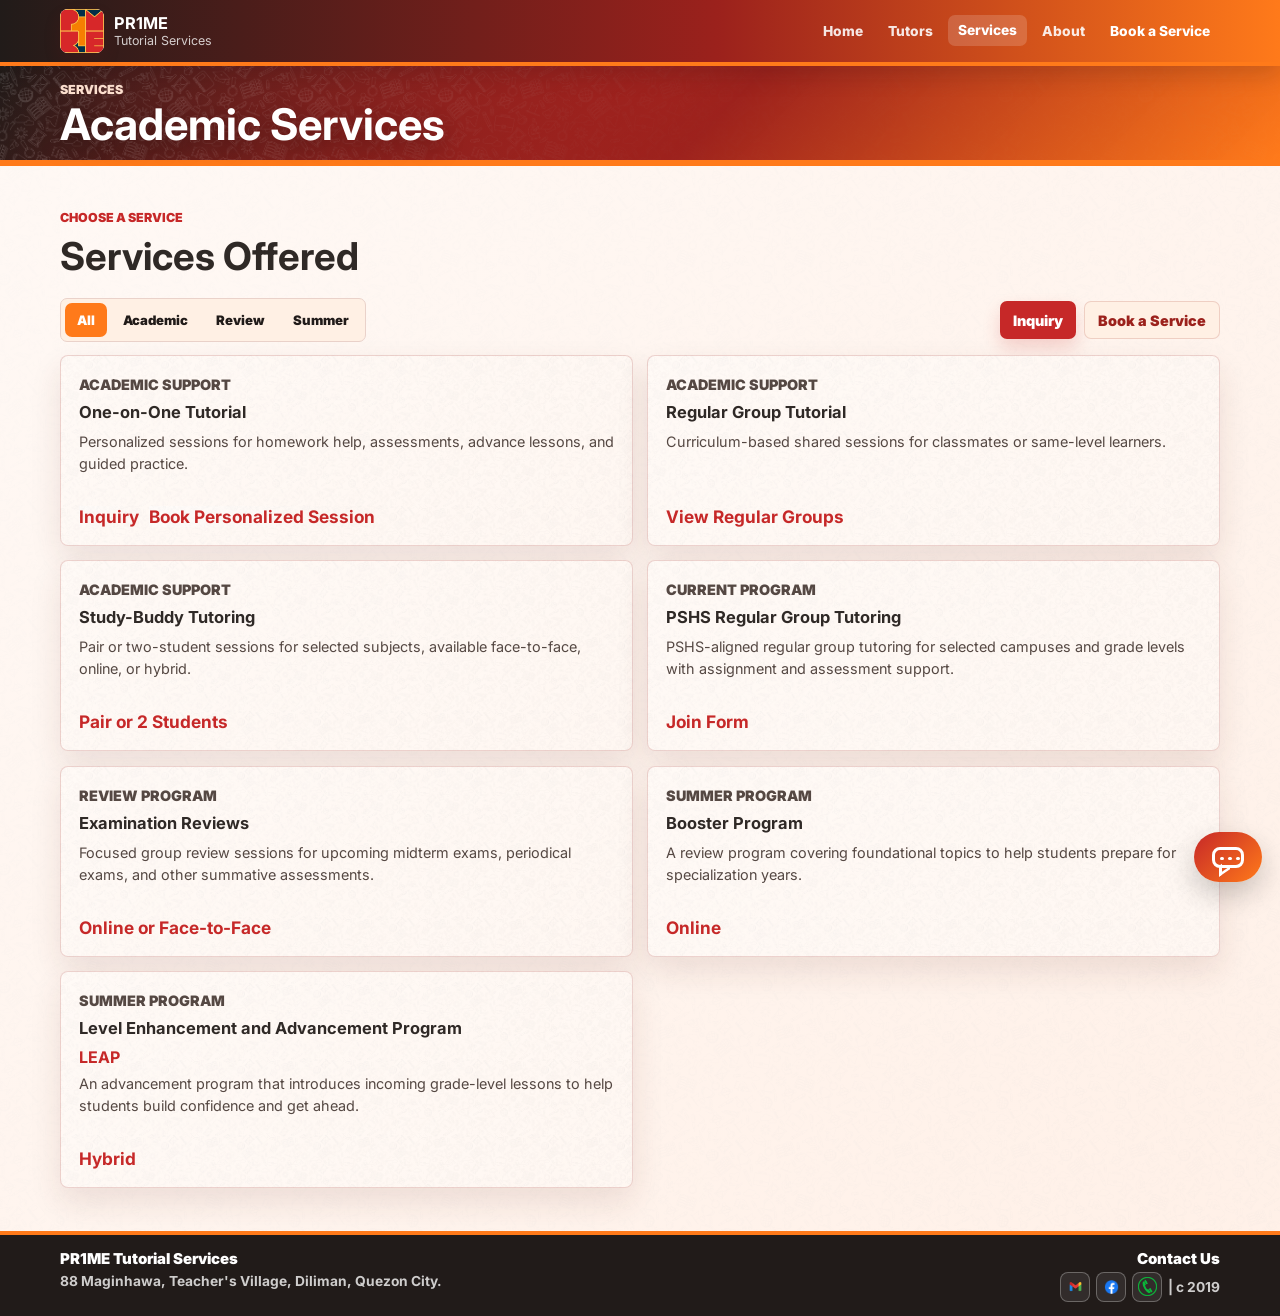
<file: Pr1me-Website/packages.html>
﻿<!DOCTYPE html>
<html lang="en">
<head>
  <meta charset="UTF-8">
  <meta name="viewport" content="width=device-width, initial-scale=1.0">
  <meta name="google-site-verification" content="I6XLdQHyW04NE64osFrF8heph37wOxYCarYntX9Nutw">
  <title>PR1ME Tutorial Services</title>
  <link rel="canonical" href="https://pr1metutorialservices.com/packages.html">
  <link rel="icon" type="image/jpeg" href="Assets/PrimeLogo.jpg">
  <link rel="stylesheet" href="style.css">
</head>
<body data-page="packages">
  <header class="site-header">
    <nav class="nav-shell" aria-label="Main navigation">
      <a class="brand" href="index.html" aria-label="PR1ME Tutorial Services home">
        <img class="brand-logo" src="Assets/PrimeLogo.jpg" alt="Pr1me logo">
        <span>
          <strong>PR1ME</strong>
          <small>Tutorial Services</small>
        </span>
      </a>

      <button class="menu-toggle" type="button" aria-label="Open menu" aria-expanded="false">
        <span></span>
        <span></span>
        <span></span>
      </button>

      <div class="nav-links" data-nav-links>
        <a href="index.html" data-page-link="home">Home</a>
        <a href="tutors.html" data-page-link="tutors">Tutors</a>
        <a href="packages.html" data-page-link="packages">Services</a>
        <a href="about.html" data-page-link="about">About</a>
        <a class="nav-cta nav-book" href="booking.html" data-page-link="booking">Book a Service</a>
      </div>
    </nav>
  </header>

  <main>
    <section class="page-ribbon">
      <div>
        <p class="eyebrow">Services</p>
        <h1>Academic Services</h1>
      </div>
    </section>

    <section class="section packages-section" aria-labelledby="packages-title">
      <div class="section-heading">
        <p class="eyebrow">Choose a Service</p>
        <h2 id="packages-title">Services Offered</h2>
      </div>

      <div class="package-toolbar">
        <div class="package-tabs" role="tablist" aria-label="Package categories">
          <button class="active" type="button" data-package-filter="all">All</button>
          <button type="button" data-package-filter="academic">Academic</button>
          <button type="button" data-package-filter="review">Review</button>
          <button type="button" data-package-filter="summer">Summer</button>
        </div>
        <div class="package-actions"><button class="button primary" type="button" data-open-booking data-booking-mode="inquiry">Inquiry</button><a class="button secondary" href="booking.html">Book a Service</a></div>
      </div>

      <div class="package-grid">
        <article class="package-card" data-package="academic">
          <div>
            <p class="package-type">Academic Support</p>
            <h3>One-on-One Tutorial</h3>
            <p>Personalized sessions for homework help, assessments, advance lessons, and guided practice.</p>
          </div>
          <strong class="service-link-row"><a href="#booking" data-open-booking data-booking-mode="inquiry">Inquiry</a><a href="?mode=booking#booking" data-open-booking data-booking-mode="booking">Book Personalized Session</a></strong>
        </article>

        <article class="package-card" data-package="academic">
          <div>
            <p class="package-type">Academic Support</p>
            <h3>Regular Group Tutorial</h3>
            <p>Curriculum-based shared sessions for classmates or same-level learners.</p>
          </div>
          <strong><a href="booking.html">View Regular Groups</a></strong>
        </article>
        <article class="package-card" data-package="academic">
          <div>
            <p class="package-type">Academic Support</p>
            <h3>Study-Buddy Tutoring</h3>
            <p>Pair or two-student sessions for selected subjects, available face-to-face, online, or hybrid.</p>
          </div>
          <strong>Pair or 2 Students</strong>
        </article>

        <article class="package-card" data-package="academic">
          <div>
            <p class="package-type">Current Program</p>
            <h3>PSHS Regular Group Tutoring</h3>
            <p>PSHS-aligned regular group tutoring for selected campuses and grade levels with assignment and assessment support.</p>
          </div>
          <strong><a href="https://forms.gle/hq6tTxyBT85ncFT2A" target="_blank" rel="noreferrer">Join Form</a></strong>
        </article>

        <article class="package-card" data-package="review">
          <div>
            <p class="package-type">Review Program</p>
            <h3>Examination Reviews</h3>
            <p>Focused group review sessions for upcoming midterm exams, periodical exams, and other summative assessments.</p>
          </div>
          <strong>Online or Face-to-Face</strong>
        </article>

        <article class="package-card" data-package="summer">
          <div>
            <p class="package-type">Summer Program</p>
            <h3>Booster Program</h3>
            <p>A review program covering foundational topics to help students prepare for specialization years.</p>
          </div>
          <strong>Online</strong>
        </article>

        <article class="package-card" data-package="summer">
          <div>
            <p class="package-type">Summer Program</p>
            <h3>Level Enhancement and Advancement Program</h3>
            <strong class="program-code">LEAP</strong>
            <p>An advancement program that introduces incoming grade-level lessons to help students build confidence and get ahead.</p>
          </div>
          <strong>Hybrid</strong>
        </article>
      </div>

      <section class="booking-panel" id="booking" aria-labelledby="booking-title" hidden>
        <div class="section-heading compact">
          <div>
            <p class="eyebrow" data-booking-eyebrow>One-on-One Inquiry Form</p>
            <h2 id="booking-title" data-booking-title>Send an Inquiry</h2>
            <p class="form-note" data-booking-note>Fill this out for one-on-one tutoring inquiries. Pr1me will review the details and contact the guardian for confirmation.</p>
          </div>
          
        </div>

        <form class="booking-form" name="service-inquiry" method="POST" enctype="multipart/form-data" data-booking-form>
          <input type="hidden" name="submission-title" data-submission-title value="">
          <input type="hidden" name="service" value="One-on-One Tutoring" data-summary-label="Service">
          <input type="hidden" name="request-type" value="Inquiry" data-summary-label="Request Type" data-form-mode-input>
          <p class="hidden-field">
            <label>Do not fill this out: <input name="bot-field"></label>
          </p>
          <p class="form-note">Fields marked with * are required.</p>

          <p class="form-section-label">Student and session details</p>
          <div class="form-grid">
            <label>
              Student's Name <span aria-hidden="true">*</span>
              <input type="text" name="student-name" data-summary-label="Student's Name" autocomplete="name" required>
            </label>

            <label>
              Grade Level <span aria-hidden="true">*</span>
              <input type="text" name="grade-level" data-summary-label="Grade Level" placeholder="Example: Grade 6, Grade 8, or College" required>
            </label>

            <label>
              School <span aria-hidden="true">*</span>
              <input type="text" name="school" data-summary-label="School" required>
            </label>

            <label>
              Age <span aria-hidden="true">*</span>
              <input type="number" name="age" data-summary-label="Age" min="3" max="99" required>
            </label>

            <label>
              Guardian <span aria-hidden="true">*</span>
              <input type="text" name="guardian-name" data-summary-label="Guardian" autocomplete="name" required>
            </label>

            <label>
              Email
              <input type="email" name="email" data-summary-label="Email" autocomplete="email">
            </label>

            <label>
              Contact Number <span aria-hidden="true">*</span>
              <input type="tel" name="contact-number" data-summary-label="Contact Number" autocomplete="tel" required>
            </label>

            <label>
              Facebook Link or Viber Number
              <input type="text" name="facebook-viber-contact" data-summary-label="Facebook Link or Viber Number" placeholder="Paste Facebook profile/link or type Viber number">
            </label>

            <label>
              Package
              <select name="package" data-summary-label="Package">
                <option value="">Select package</option>
                <option>5 hours</option>
                <option>10 hours</option>
                <option>15 hours</option>
              </select>
            </label>

            <label>
              Mode <span aria-hidden="true">*</span>
              <select name="mode" data-summary-label="Mode" required>
                <option value="">Select mode</option>
                <option>Online</option>
                <option>Face-to-Face</option>
                <option>Mixed</option>
              </select>
            </label>

            <label class="rate-field">
              Tutoring Rate
              <input type="text" name="tutoring-rate" data-summary-label="Tutoring Rate" data-rate-output readonly title="Rate is filtered by grade level and mode. Mixed follows the face-to-face rate. Type College in Grade Level for college rate.">
            </label>
          </div>

          <div class="booking-resource-row" data-booking-only>
            <button class="button secondary small-button" type="button" data-terms-open>View Terms and Conditions</button>
          </div>

          <div class="booking-resource-row" data-booking-only>
            <button class="button secondary small-button" type="button" data-payment-open>View Payment Options</button>
            <strong class="downpayment-note">Downpayment: PHP 2,000</strong>
          </div>

          <label class="terms-check" data-booking-only>
            <input type="checkbox" name="terms-approved" data-summary-label="Terms Approved" data-terms-approved required>
            I have viewed and approved the Terms and Conditions.
          </label>

          <p class="form-section-label">Tutor, schedule, and notes</p>
          <label>
            Preferred Tutor's Name and/or Subjects
            <textarea name="preferred-tutor-subjects" data-summary-label="Preferred Tutor and/or Subjects" rows="4" placeholder="Type the preferred tutor name, subject/s, exam, or topic needed."></textarea>
          </label>

          <label>
            Preferred Schedule
            <textarea name="preferred-schedule" data-summary-label="Preferred Schedule" rows="4" placeholder="Example: Mondays and Wednesdays, 6 PM onwards"></textarea>
          </label>

          <label>
            Notes
            <textarea name="notes" data-summary-label="Notes" rows="5" placeholder="Add learning concerns, goals, coverage, or other details."></textarea>
          </label>

          <label>
            Attachment / Additional Documents
            <input type="file" name="attachment" data-summary-label="Attachment" accept=".pdf,.doc,.docx,.jpg,.jpeg,.png,.webp">
          </label>

          <div class="booking-actions">
            <button class="button primary" type="submit" data-booking-submit>Submit Inquiry</button>
            <button class="button secondary" type="button" data-email-booking>Send via Email</button>
            <button class="button secondary" type="button" data-facebook-booking>Inquire on Facebook</button>
            <button class="button secondary" type="button" data-booking-back>Back to Services</button>
          </div>
          
        </form>
      </section>
    </section>
  </main>

  <div class="terms-modal" data-terms-modal hidden role="dialog" aria-modal="true" aria-labelledby="terms-modal-title">
    <div class="terms-modal-card">
      <div class="terms-modal-header">
        <h2 id="terms-modal-title">Terms and Conditions</h2>
        <button type="button" data-terms-close aria-label="Close Terms and Conditions">x</button>
      </div>
      <iframe src="Assets/Pr1me_TandC.pdf" title="Pr1me Terms and Conditions"></iframe>
      <div class="terms-modal-actions">
        <a class="button secondary small-button" href="Assets/Pr1me_TandC.pdf" target="_blank" rel="noreferrer">Open Full File</a>
        <button class="button primary small-button" type="button" data-terms-approve>Approve Terms and Conditions</button>
      </div>
    </div>
  </div>

  <footer class="site-footer">
    <div class="footer-brand">
      <p><a href="https://www.facebook.com/PR1ME.ts/" target="_blank" rel="noreferrer">PR1ME Tutorial Services</a></p>
      <a href="https://maps.app.goo.gl/qiUj7NpMVCg9RLWh9" target="_blank" rel="noreferrer">88 Maginhawa, Teacher's Village, Diliman, Quezon City.</a>
    </div>
    <div class="footer-contact">
      <span>Contact Us</span>
      <div class="footer-socials" aria-label="Contact links">
        <a class="footer-icon" href="mailto:tutorialservices.pr1me@gmail.com" aria-label="Email Pr1me"><img src="Assets/gmail.jpg" alt=""></a>
        <a class="footer-icon" href="https://www.facebook.com/PR1ME.ts/" target="_blank" rel="noreferrer" aria-label="Pr1me Facebook page"><img src="Assets/facebook.jpg" alt=""></a>
        <a class="footer-icon" href="tel:+639688572802" aria-label="Call Pr1me"><img src="Assets/call.jpg" alt=""></a>
        <span>| c 2019</span>
      </div>
    </div>
  </footer>


  <div class="terms-modal payment-modal" data-payment-modal hidden role="dialog" aria-modal="true" aria-labelledby="payment-modal-title">
    <div class="terms-modal-card payment-modal-card">
      <div class="terms-modal-header">
        <h2 id="payment-modal-title">Payment Options</h2>
        <button type="button" data-payment-close aria-label="Close Payment Options">x</button>
      </div>
      <div class="payment-modal-body">
        <img src="Assets/payment-options.png" alt="Pr1me scan-to-pay QR codes for GCash, Maya, and BDO">
      </div>
      <div class="terms-modal-actions">
        <button class="button primary small-button" type="button" data-payment-close>Done</button>
      </div>
    </div>
  </div>
  <script src="script.js"></script>
</body>
</html>
</file>
<file: Pr1me-Website/style.css>
﻿@import url("https://fonts.googleapis.com/css2?family=Inter:wght@400;500;600;700;800;900&display=swap");
:root {
  --red: #c62828;
  --red-dark: #9b211c;
  --orange: #ff7a1a;
  --orange-soft: #fff0e4;
  --white: #ffffff;
  --black: #211b19;
  --black-soft: #27201f;
  --ink: #2a2523;
  --heading: #2f2926;
  --muted: #554843;
  --line: #ead2ca;
  --shadow: 0 18px 45px rgba(17, 17, 17, 0.12);
}

* {
  box-sizing: border-box;
}

html {
  scroll-behavior: smooth;
}

body {
  margin: 0;
  color: var(--ink);
  font-size: 15px;
  font-family: "Inter", Arial, Helvetica, sans-serif;
  background: linear-gradient(180deg, #fffaf7 0%, #fff4ee 48%, #fffaf7 100%);
  animation: pageFadeIn 0.28s ease both;
}

body.loader-active {
  overflow: hidden;
}

@keyframes pageFadeIn {
  from {
    opacity: 0;
  }

  to {
    opacity: 1;
  }
}

img {
  display: block;
  max-width: 100%;
}

a {
  color: inherit;
  text-decoration: none;
}

.site-loader {
  position: fixed;
  inset: 0;
  z-index: 100;
  display: grid;
  place-items: center;
  padding: 24px;
  color: var(--white);
  background:
    radial-gradient(circle at 50% 40%, rgba(255, 122, 26, 0.35), transparent 34%),
    linear-gradient(135deg, var(--black) 0%, var(--red-dark) 56%, var(--orange) 100%);
  animation: loaderAutoHide 0.45s ease 1.8s forwards;
  transition: opacity 0.45s ease, visibility 0.45s ease;
}

.site-loader.is-hidden {
  visibility: hidden;
  opacity: 0;
  pointer-events: none;
}

.loader-card {
  width: min(420px, 100%);
  display: grid;
  justify-items: center;
  gap: 14px;
  padding: 34px 24px;
  text-align: center;
  animation: loaderCardIn 0.8s ease both;
}

.loader-logo-ring {
  position: relative;
  width: 138px;
  height: 138px;
  display: grid;
  place-items: center;
}

.loader-logo-ring::before,
.loader-logo-ring::after {
  content: "";
  position: absolute;
  inset: 0;
  border-radius: 50%;
}

.loader-logo-ring::before {
  border: 4px solid rgba(255, 255, 255, 0.28);
  border-top-color: var(--orange);
  border-right-color: var(--white);
  animation: logoSpin 1.4s linear infinite;
}

.loader-logo-ring::after {
  inset: 10px;
  border: 1px solid rgba(255, 255, 255, 0.32);
}

.loader-logo-ring img {
  width: 96px;
  height: 96px;
  object-fit: contain;
  border-radius: 10px;
  background: var(--white);
  box-shadow: 0 18px 45px rgba(17, 17, 17, 0.28);
  animation: logoPop 0.75s ease both;
}

.loader-eyebrow {
  margin: 2px 0 0;
  color: #ffe2d1;
  font-weight: 900;
  text-transform: uppercase;
}

.loader-card h2 {
  margin: 0;
  color: var(--white);
  font-size: clamp(2rem, 8vw, 3.4rem);
  line-height: 0.92;
}

.loader-card p:not(.loader-eyebrow) {
  margin: 0;
  color: rgba(255, 255, 255, 0.84);
  line-height: 1.5;
}

@keyframes logoSpin {
  to {
    transform: rotate(360deg);
  }
}

@keyframes logoPop {
  from {
    transform: scale(0.68) rotate(-14deg);
    opacity: 0;
  }
  to {
    transform: scale(1) rotate(0);
    opacity: 1;
  }
}

@keyframes loaderCardIn {
  from {
    transform: translateY(24px);
    opacity: 0;
  }
  to {
    transform: translateY(0);
    opacity: 1;
  }
}

@keyframes loaderAutoHide {
  to {
    visibility: hidden;
    opacity: 0;
    pointer-events: none;
  }
}

.site-header {
  position: sticky;
  top: 0;
  z-index: 20;
  color: var(--white);
  background: linear-gradient(90deg, var(--black) 0%, var(--red-dark) 56%, var(--orange) 100%);
  border-bottom: 4px solid var(--orange);
  box-shadow: 0 8px 24px rgba(17, 17, 17, 0.16);
}

.nav-shell {
  width: min(1160px, calc(100% - 32px));
  min-height: 62px;
  margin: 0 auto;
  display: flex;
  align-items: center;
  justify-content: space-between;
  gap: 18px;
}

.brand {
  display: inline-flex;
  align-items: center;
  gap: 10px;
}

.brand-logo {
  width: 44px;
  height: 44px;
  object-fit: contain;
  border-radius: 8px;
  background: var(--white);
  box-shadow: 0 8px 18px rgba(143, 21, 21, 0.12);
}

.brand strong,
.brand small {
  display: block;
  line-height: 1.05;
}

.brand strong {
  font-size: 1.02rem;
}

.brand small {
  margin-top: 2px;
  color: rgba(255, 255, 255, 0.78);
  font-size: 0.78rem;
}

.nav-links {
  display: flex;
  align-items: center;
  gap: 5px;
}

.nav-links a {
  min-height: 32px;
  display: inline-flex;
  align-items: center;
  padding: 0 9px;
  border-radius: 7px;
  color: rgba(255, 255, 255, 0.88);
  font-size: 0.9rem;
  font-weight: 800;
  transition: color 0.22s ease, background-color 0.22s ease, transform 0.22s ease;
}

.nav-links a:hover,
.nav-links a.active {
  color: var(--white);
  background: rgba(255, 255, 255, 0.14);
}

.nav-links .nav-cta {
  color: var(--white);
  background: transparent;
  box-shadow: none;
}

.nav-links .nav-cta:hover {
  color: var(--white);
  background: rgba(255, 255, 255, 0.14);
  transform: none;
}

.menu-toggle {
  width: 42px;
  height: 42px;
  display: none;
  place-items: center;
  padding: 10px;
  border: 1px solid var(--line);
  border-radius: 8px;
  background: var(--white);
}

.menu-toggle span {
  width: 20px;
  height: 2px;
  display: block;
  background: var(--red);
}

.hero {
  min-height: calc(100vh - 62px);
  display: grid;
  align-items: center;
  background:
    linear-gradient(135deg, rgba(255, 122, 26, 0.16) 0%, rgba(255, 255, 255, 0.96) 42%, rgba(198, 40, 40, 0.12) 100%),
    linear-gradient(90deg, rgba(255, 255, 255, 0.9), rgba(255, 224, 203, 0.82)),
    url("Assets/testimonial_bg.png") center / cover no-repeat;
}

.home-hero {
  padding: 44px max(20px, calc((100% - 1160px) / 2));
  overflow: hidden;
}

.hero-content {
  position: relative;
  isolation: isolate;
  max-width: 720px;
  min-height: 320px;
  align-self: center;
  padding: 38px 0;
  display: flex;
  flex-direction: column;
  justify-content: center;
}

.hero-content > :not(.hero-script-line) {
  position: relative;
  z-index: 1;
}

.eyebrow {
  margin: 0 0 8px;
  color: var(--red);
  font-size: 0.78rem;
  font-weight: 900;
  letter-spacing: 0;
  text-transform: uppercase;
}

h1,
h2,
h3,
p {
  margin-top: 0;
}

h1,
h2,
h3 {
  color: var(--heading);
}

h1 {
  max-width: 840px;
  margin-bottom: 8px;
  font-size: clamp(2.45rem, 3.4vw, 4.1rem);
  line-height: 0.9;
}

h2 {
  margin-bottom: 10px;
  font-size: clamp(1.65rem, 3vw, 2.55rem);
  line-height: 1.05;
}

h3 {
  margin-bottom: 8px;
  font-size: 1.12rem;
}

.hero-copy,
.section-heading p,
.owner-panel p,
.package-card p,
.tutor-card p {
  color: var(--muted);
  line-height: 1.58;
}

.hero-copy {
  max-width: 580px;
  font-size: 1rem;
}

.hero-script-line {
  position: absolute;
  z-index: 0;
  left: clamp(-18px, -1vw, -6px);
  top: clamp(-10px, 2vw, 18px);
  max-width: 1100px;
  margin: 0;
  color: rgba(45, 45, 45, 0.28);
  font-family: "Brusher", "Brush Script MT", "Segoe Script", cursive;
  font-size: clamp(4.4rem, 13vw, 10rem);
  font-weight: 500;
  line-height: 0.78;
  transform: rotate(-3deg);
  pointer-events: none;
  text-shadow:
    0 1px 0 rgba(255, 255, 255, 0.58),
    0 10px 24px rgba(17, 17, 17, 0.12);
}

.hero-script-line::after {
  content: "";
  position: absolute;
  left: 5%;
  right: 8%;
  bottom: 8%;
  height: 0.18em;
  border-radius: 999px;
  background: linear-gradient(90deg, transparent, rgba(255, 122, 26, 0.28), rgba(198, 40, 40, 0.2), transparent);
  transform: rotate(1deg);
}

.hero-actions,
.contact-list {
  display: flex;
  flex-wrap: wrap;
  align-items: center;
  gap: 10px;
  margin-top: 18px;
}

.button,
.contact-list a {
  min-height: 38px;
  display: inline-flex;
  align-items: center;
  justify-content: center;
  padding: 0 13px;
  border: 0;
  border-radius: 7px;
  font: inherit;
  font-size: 0.9rem;
  font-weight: 900;
  cursor: pointer;
  transition: color 0.2s ease, background-color 0.2s ease, border-color 0.2s ease, transform 0.2s ease, box-shadow 0.2s ease;
}

.button.primary {
  color: var(--white);
  background: var(--red);
  box-shadow: 0 9px 18px rgba(198, 40, 40, 0.18);
}

.button.primary:hover {
  background: #e45132;
  transform: translateY(-1px);
}

.button.secondary,
.contact-list a {
  color: var(--red-dark);
  background: var(--orange-soft);
  border: 1px solid rgba(143, 21, 21, 0.18);
}

.button.secondary:hover,
.contact-list a:hover {
  color: var(--red-dark);
  background: #ffe4d2;
  border-color: rgba(255, 122, 26, 0.42);
}

.section {
  width: min(1160px, calc(100% - 32px));
  margin: 0 auto;
  padding: 36px 0;
}

.reveal-on-scroll {
  transform: translateY(18px);
  opacity: 0;
  transition: transform 0.55s ease, opacity 0.55s ease;
}

.reveal-on-scroll.is-visible {
  transform: translateY(0);
  opacity: 1;
}

.page-ribbon {
  min-height: 52px;
  display: flex;
  align-items: end;
  padding: 16px max(20px, calc((100% - 1160px) / 2));
  color: var(--white);
  background:
    linear-gradient(135deg, rgba(17, 17, 17, 0.16), rgba(143, 21, 21, 0.94) 58%, rgba(255, 122, 26, 0.92)),
    linear-gradient(90deg, var(--black), var(--red), var(--orange));
  border-bottom: 6px solid var(--orange);
}

.page-ribbon .eyebrow {
  color: #ffe2d1;
}

.page-ribbon h1 {
  margin: 0;
  color: var(--white);
  text-shadow: 0 8px 22px rgba(17, 17, 17, 0.28);
}

.section-heading {
  max-width: 720px;
  margin-bottom: 22px;
}

.section-heading.compact {
  display: flex;
  align-items: end;
  justify-content: space-between;
  gap: 18px;
}

.photo-grid,
.tutor-grid,
.package-grid {
  display: grid;
  gap: 14px;
}

.photo-grid {
  grid-template-columns: repeat(3, minmax(0, 1fr));
}

.tutor-grid,
.package-grid {
  grid-template-columns: repeat(2, minmax(0, 1fr));
}

.photo-card,
.tutor-card,
.package-card,
.promo-card,
.feedback-card,
.feedback-photo,
.booking-form,
.owner-photo {
  border: 1px solid var(--line);
  border-radius: 8px;
  background:
    linear-gradient(135deg, rgba(255, 255, 255, 0.78), rgba(255, 238, 226, 0.66)),
    url("Assets/testimonial_bg.png") center / 150px auto repeat;
  box-shadow: var(--shadow);
}

.photo-card,
.feedback-photo,
.promo-photo,
.tutor-photo {
  position: relative;
  aspect-ratio: 4 / 4.5;
  overflow: hidden;
  background: linear-gradient(135deg, var(--black), var(--red-dark));
}

.owner-photo {
  position: relative;
  aspect-ratio: 3 / 4;
  overflow: hidden;
  background: linear-gradient(135deg, var(--orange-soft), var(--white));
}

.why-photo {
  position: relative;
  aspect-ratio: 4 / 3;
  overflow: hidden;
  border: 1px solid var(--line);
  border-radius: 8px;
  background: linear-gradient(135deg, var(--black), var(--red-dark));
  box-shadow: var(--shadow);
}

.photo-card img,
.feedback-photo img,
.promo-photo img,
.why-photo img,
.tutor-photo img {
  width: 100%;
  height: 100%;
  object-fit: cover;
  object-position: center top;
}

.tutor-photo img[src$="PrimeLogo.jpg"] {
  padding: 18%;
  object-fit: contain;
  object-position: center center;
  filter: grayscale(1);
  background: #ffffff;
}

.owner-photo img {
  width: 100%;
  height: 100%;
  object-fit: contain;
  object-position: center center;
  padding: 10px;
}

.team-photo {
  position: relative;
  padding: 12px;
  border: 1px solid rgba(198, 40, 40, 0.24);
  border-radius: 8px;
  background:
    linear-gradient(135deg, rgba(255, 122, 26, 0.18), rgba(255, 255, 255, 0.9)),
    var(--white);
  box-shadow: var(--shadow);
}

.team-photo::before {
  content: "";
  position: absolute;
  inset: 7px;
  border: 2px solid rgba(255, 122, 26, 0.34);
  border-radius: 7px;
  pointer-events: none;
}

.team-photo img {
  width: 100%;
  aspect-ratio: 16 / 9;
  height: auto;
  object-fit: cover;
  object-position: center 36%;
  border: 1px solid rgba(143, 21, 21, 0.16);
  border-radius: 6px;
}

.team-gallery {
  display: grid;
  grid-template-columns: repeat(3, minmax(0, 1fr));
  gap: 12px;
  padding: 12px;
  border: 1px solid rgba(198, 40, 40, 0.16);
  border-radius: 8px;
  background:
    linear-gradient(135deg, rgba(255, 255, 255, 0.42), rgba(255, 232, 216, 0.28)),
    url("Assets/testimonial_bg.png") center / 150px auto repeat;
  box-shadow: var(--shadow);
}

.team-gallery-item {
  position: relative;
  aspect-ratio: 16 / 9;
  min-height: 0;
  margin: 0;
  overflow: hidden;
  border: 1px solid rgba(143, 21, 21, 0.14);
  border-radius: 7px;
  background: var(--white);
}

.team-gallery-main {
  grid-column: auto;
}

.team-gallery-item img {
  width: 100%;
  height: 100%;
  object-fit: cover;
  object-position: center center;
  transition: transform 0.45s ease, filter 0.45s ease;
}

.team-gallery-item:hover img {
  filter: saturate(1.04) contrast(1.02);
  transform: scale(1.025);
}

.team-gallery-main img {
  object-position: center center;
}

input::placeholder,
textarea::placeholder {
  color: rgba(85, 72, 67, 0.52);
}

.photo-card img[src=""],
.feedback-photo img[src=""],
.promo-photo img[src=""],
.owner-photo img[src=""],
.why-photo img[src=""],
.tutor-photo img[src=""] {
  display: none;
}

.map-card iframe {
  width: 100%;
  height: 100%;
}

.map-open-link {
  position: absolute;
  inset: 0;
  z-index: 2;
}

.map-label {
  position: absolute;
  right: 10px;
  bottom: 10px;
  z-index: 3;
  padding: 8px 10px;
  border-radius: 8px;
  color: var(--white);
  background: rgba(17, 17, 17, 0.82);
  font-size: 0.82rem;
  font-weight: 900;
  pointer-events: none;
}

.photo-fallback {
  position: absolute;
  inset: 0;
  display: grid;
  place-items: center;
  color: var(--white);
  font-weight: 900;
}

.tool-row {
  display: flex;
  align-items: end;
  justify-content: space-between;
  gap: 14px;
  margin-bottom: 16px;
}

.search-box {
  width: min(420px, 100%);
  display: grid;
  gap: 6px;
  color: var(--muted);
  font-size: 0.86rem;
  font-weight: 850;
}

.tool-actions {
  display: flex;
  align-items: end;
  gap: 10px;
}

.sort-box {
  width: 150px;
  display: grid;
  gap: 6px;
  color: var(--muted);
  font-size: 0.86rem;
  font-weight: 850;
}

input,
select,
textarea {
  width: 100%;
  border: 1px solid var(--line);
  border-radius: 7px;
  padding: 10px 12px;
  color: var(--ink);
  font: inherit;
  font-size: 0.92rem;
  background: var(--white);
  outline: none;
}

input:focus,
select:focus,
textarea:focus {
  border-color: var(--orange);
  box-shadow: 0 0 0 3px rgba(255, 122, 26, 0.13);
}

.view-switch,
.package-tabs {
  display: flex;
  gap: 4px;
  padding: 4px;
  border: 1px solid var(--line);
  border-radius: 7px;
  background: var(--orange-soft);
}

.view-switch button,
.package-tabs button {
  min-height: 31px;
  padding: 0 10px;
  border: 0;
  border-radius: 6px;
  color: var(--black);
  background: transparent;
  font: inherit;
  font-size: 0.84rem;
  font-weight: 900;
  cursor: pointer;
  transition: color 0.2s ease, background-color 0.2s ease;
}

.view-switch button.active,
.package-tabs button.active {
  color: var(--white);
  background: var(--orange);
}

.tutor-card {
  display: grid;
  grid-template-columns: minmax(118px, 0.4fr) minmax(0, 0.6fr);
  gap: 14px;
  align-items: stretch;
  padding: 18px;
  transition: 0.2s ease;
}

.tutor-card:hover,
.package-card:hover {
  transform: translateY(-3px);
}

.tutor-profile {
  display: grid;
  align-content: start;
  gap: 8px;
}

.tutor-photo {
  order: 1;
  width: 100%;
  aspect-ratio: 1 / 1;
  border: 1px solid var(--line);
  border-radius: 8px;
  box-shadow: inset 0 0 0 1px rgba(255, 255, 255, 0.16);
}

.tutor-profile h3 {
  order: 2;
  margin: 0;
  text-align: center;
}

.tutor-details {
  display: flex;
  flex-direction: column;
  justify-content: center;
  min-width: 0;
  font-size: 0.83rem;
}

.tutor-details p {
  margin-bottom: 0;
}

.tutor-details .complete-name {
  margin: 0 0 5px;
  color: var(--ink);
  line-height: 1.45;
}

.complete-name strong {
  font-weight: 900;
}

.tutor-card ul {
  display: grid;
  gap: 5px;
  margin: 0 0 10px;
  padding: 0;
  list-style: none;
}

.tutor-card li {
  padding: 7px 9px;
  border-radius: 8px;
  color: var(--black);
  background: var(--orange-soft);
  font-weight: 750;
}

.tutor-grid.list-view {
  grid-template-columns: 1fr;
}

.tutor-grid.list-view .tutor-card {
  grid-template-columns: minmax(112px, 170px) minmax(0, 1fr);
  column-gap: 14px;
  align-items: start;
}

.tutor-grid.list-view .tutor-card ul {
  grid-template-columns: repeat(3, minmax(0, 1fr));
}

.package-tabs {
  width: fit-content;
}

.package-toolbar {
  display: flex;
  align-items: center;
  justify-content: space-between;
  gap: 12px;
  margin-bottom: 13px;
}

.promo-grid {
  display: grid;
  grid-template-columns: repeat(3, minmax(0, 1fr));
  gap: 14px;
}

.promo-card {
  overflow: hidden;
  transition: 0.2s ease;
}

.promo-card:hover {
  transform: translateY(-3px);
}

.promo-photo {
  aspect-ratio: 4 / 3;
  border-radius: 8px 8px 0 0;
  box-shadow: none;
}

.promo-copy {
  padding: 16px;
}

.promo-copy p:not(.package-type) {
  margin-bottom: 0;
  color: var(--muted);
  line-height: 1.55;
}

.package-card {
  min-height: 176px;
  display: flex;
  flex-direction: column;
  justify-content: space-between;
  gap: 16px;
  padding: 18px;
  transition: 0.2s ease;
}

.package-type {
  margin-bottom: 6px;
  color: var(--red);
  font-size: 0.78rem;
  font-weight: 900;
  text-transform: uppercase;
}

.package-card strong {
  color: var(--red);
  font-size: 1.08rem;
}

.package-card .program-code {
  display: block;
  margin: 0 0 6px;
  color: var(--red);
  font-size: 1rem;
  letter-spacing: 0;
}

.booking-panel {
  margin-top: 18px;
  padding: 18px;
  border: 1px solid var(--line);
  border-radius: 8px;
  background:
    linear-gradient(135deg, rgba(255, 255, 255, 0.74), rgba(255, 235, 222, 0.62)),
    url("Assets/testimonial_bg.png") center / 150px auto repeat;
  box-shadow: var(--shadow);
}

.booking-panel .section-heading {
  margin-bottom: 12px;
}

.booking-panel .section-heading h2 {
  margin-bottom: 4px;
  font-size: clamp(1.4rem, 2.1vw, 1.95rem);
}

.booking-panel .eyebrow {
  margin-bottom: 5px;
  font-size: 0.72rem;
}

.form-grid {
  display: grid;
  grid-template-columns: repeat(2, minmax(0, 1fr));
  gap: 10px 12px;
}

.booking-actions {
  display: flex;
  flex-wrap: wrap;
  align-items: center;
  justify-content: flex-end;
  gap: 7px;
  padding-top: 8px;
  border-top: 1px solid rgba(143, 21, 21, 0.12);
}

.booking-actions .button.primary {
  margin-right: auto;
  min-height: 38px;
  padding: 0 16px;
  font-size: 0.86rem;
}

.booking-actions .button.primary:hover {
  background: var(--orange);
}

.booking-actions .button.secondary {
  min-height: 32px;
  padding: 0 10px;
  color: var(--black);
  background: var(--orange-soft);
  border: 1px solid var(--line);
  font-size: 0.76rem;
}

.booking-actions .button.secondary:hover {
  background: var(--white);
}

.hidden-field {
  display: none;
}

.about-section {
  display: grid;
  grid-template-columns: minmax(0, 1.2fr) minmax(320px, 0.8fr);
  gap: 16px;
  align-items: start;
}


.about-section.single {
  display: block;
}

.owner-panel {
  display: grid;
  grid-template-columns: minmax(260px, 0.38fr) minmax(0, 0.62fr);
  gap: 22px;
  align-items: center;
  padding: 22px;
  border: 1px solid var(--line);
  border-radius: 8px;
  background:
    linear-gradient(135deg, rgba(255, 255, 255, 0.74), rgba(255, 235, 222, 0.62)),
    url("Assets/testimonial_bg.png") center / 150px auto repeat;
  box-shadow: var(--shadow);
}

.owner-photo {
  width: 100%;
  height: auto;
  min-height: 0;
  border: 1px solid rgba(143, 21, 21, 0.18);
}

.owner-copy {
  display: grid;
  align-content: center;
}

.owner-copy h2 {
  margin-bottom: 8px;
}

.owner-copy p:not(.eyebrow) {
  max-width: 620px;
}

.why-panel {
  display: grid;
  grid-template-columns: minmax(300px, 0.48fr) minmax(0, 0.52fr);
  gap: 20px;
  align-items: center;
  padding: 22px;
  border: 1px solid var(--line);
  border-radius: 8px;
  background:
    linear-gradient(135deg, rgba(255, 255, 255, 0.72), rgba(255, 232, 216, 0.6)),
    url("Assets/testimonial_bg.png") center / 150px auto repeat;
  box-shadow: var(--shadow);
}

.feedback-grid {
  display: grid;
  grid-template-columns: repeat(3, minmax(0, 1fr));
  gap: 14px;
}

.feedback-text-grid {
  display: grid;
  grid-template-columns: repeat(3, minmax(0, 1fr));
  gap: 14px;
  margin-bottom: 16px;
}

.feedback-photo-grid {
  columns: 3 230px;
  column-gap: 12px;
  margin-top: 14px;
}

.feedback-photo {
  display: inline-block;
  width: 100%;
  aspect-ratio: auto;
  min-height: 120px;
  margin: 0 0 12px;
  break-inside: avoid;
  box-shadow: var(--shadow);
  background:
    linear-gradient(135deg, rgba(26, 26, 26, 0.94), rgba(133, 18, 20, 0.9)),
    var(--red-dark);
}

.feedback-wide-grid {
  columns: 3 230px;
}

.feedback-wide {
  min-height: 120px;
}

.feedback-photo img,
.feedback-wide img {
  display: block;
  width: 100%;
  height: auto;
  object-fit: contain;
  object-position: center;
}

.feedback-photo.asset-loaded {
  min-height: 0;
  background: transparent;
}

.feedback-photo.asset-missing {
  min-height: 96px;
  opacity: 0.72;
}

.feedback-card {
  min-height: 150px;
  display: flex;
  flex-direction: column;
  justify-content: space-between;
  gap: 14px;
  padding: 18px;
}

.feedback-card p {
  margin: 0;
  color: var(--muted);
  line-height: 1.55;
}

.feedback-card strong {
  color: var(--red);
  font-style: italic;
}

.text-feedback-card {
  min-height: 170px;
  background:
    linear-gradient(135deg, rgba(255, 255, 255, 0.52), rgba(255, 226, 207, 0.38)),
    url("Assets/testimonial_bg.png") center / 145px auto repeat;
}

.booking-form {
  display: grid;
  gap: 11px;
  padding: 16px;
  border-radius: 8px;
  background:
    linear-gradient(135deg, rgba(255, 255, 255, 0.66), rgba(255, 241, 232, 0.72)),
    url("Assets/testimonial_bg.png") center / 150px auto repeat;
}

.booking-form label {
  display: grid;
  gap: 5px;
  color: #4e403b;
  font-size: 0.82rem;
  font-weight: 800;
}

.booking-form label span {
  color: var(--red);
}

.booking-form input,
.booking-form select,
.booking-form textarea {
  min-height: 36px;
  border-color: rgba(143, 21, 21, 0.16);
  border-radius: 7px;
  padding: 8px 10px;
  color: var(--ink);
  font-size: 0.84rem;
  line-height: 1.35;
  background: rgba(255, 255, 255, 0.94);
}

.booking-form textarea {
  min-height: 84px;
  resize: vertical;
}

.booking-form input[type="file"] {
  min-height: 0;
  padding: 8px 10px;
  font-size: 0.82rem;
  background: rgba(255, 250, 247, 0.96);
}

.booking-form input:focus,
.booking-form select:focus,
.booking-form textarea:focus {
  border-color: var(--orange);
  box-shadow: 0 0 0 3px rgba(255, 122, 26, 0.13);
  background: var(--white);
}

.form-note {
  margin: 0;
  color: var(--muted);
  font-size: 0.86rem;
  line-height: 1.45;
}

.booking-form > .form-note {
  padding: 8px 10px;
  border: 1px solid rgba(143, 21, 21, 0.12);
  border-radius: 7px;
  color: var(--red-dark);
  font-size: 0.78rem;
  font-weight: 800;
  background: rgba(255, 239, 228, 0.7);
}

.form-section-label {
  display: flex;
  align-items: center;
  gap: 8px;
  margin: 2px 0 -2px;
  color: var(--red-dark);
  font-size: 0.76rem;
  font-weight: 900;
  text-transform: uppercase;
}

.form-section-label::after {
  content: "";
  flex: 1;
  height: 1px;
  background: rgba(143, 21, 21, 0.14);
}

.booking-resource-row {
  display: flex;
  flex-wrap: wrap;
  align-items: center;
  gap: 8px;
  padding: 10px;
  border: 1px solid rgba(143, 21, 21, 0.12);
  border-radius: 7px;
  background: rgba(255, 250, 247, 0.76);
}

.booking-resource-row .button {
  min-height: 32px;
  padding: 0 10px;
  font-size: 0.76rem;
}

.booking-resource-row .button[disabled] {
  cursor: not-allowed;
  opacity: 0.62;
}

.rate-field input {
  color: var(--red);
  font-weight: 900;
  background: var(--orange-soft);
}

.downpayment-note {
  display: inline-flex;
  align-items: center;
  min-height: 32px;
  padding: 0 10px;
  border: 1px solid rgba(143, 21, 21, 0.18);
  border-radius: 7px;
  color: var(--red-dark);
  font-size: 0.78rem;
  background: var(--white);
}

.terms-check {
  display: flex !important;
  grid-template-columns: none !important;
  align-items: center;
  gap: 8px !important;
  padding: 10px;
  border: 1px solid rgba(143, 21, 21, 0.12);
  border-radius: 7px;
  color: var(--red-dark) !important;
  font-size: 0.82rem !important;
  background: rgba(255, 250, 247, 0.82);
}

.terms-check input {
  width: 16px;
  height: 16px;
  min-height: 0;
  padding: 0;
  accent-color: var(--red);
}

.terms-modal[hidden] {
  display: none;
}

.terms-modal {
  position: fixed;
  inset: 0;
  z-index: 80;
  display: grid;
  place-items: center;
  padding: 18px;
  background: rgba(17, 17, 17, 0.58);
}

.terms-modal-card {
  width: min(760px, 100%);
  max-height: min(760px, calc(100vh - 36px));
  display: grid;
  grid-template-rows: auto minmax(320px, 1fr) auto;
  overflow: hidden;
  border-radius: 8px;
  background: var(--white);
  box-shadow: 0 24px 70px rgba(17, 17, 17, 0.32);
}

.terms-modal-header,
.terms-modal-actions {
  display: flex;
  align-items: center;
  justify-content: space-between;
  gap: 10px;
  padding: 12px;
  border-bottom: 1px solid var(--line);
}

.terms-modal-actions {
  border-top: 1px solid var(--line);
  border-bottom: 0;
}

.terms-modal-header h2 {
  margin: 0;
  color: var(--red-dark);
  font-size: 1.1rem;
}

.terms-modal-header button {
  width: 34px;
  height: 34px;
  border: 0;
  border-radius: 8px;
  color: var(--red-dark);
  background: var(--orange-soft);
  font: inherit;
  font-size: 1.25rem;
  cursor: pointer;
}

.terms-modal iframe {
  width: 100%;
  height: 100%;
  min-height: 420px;
  border: 0;
  background: var(--orange-soft);
}

.site-footer {
  display: flex;
  align-items: flex-start;
  justify-content: space-between;
  gap: 14px;
  padding: 14px max(16px, calc((100% - 1160px) / 2));
  color: var(--white);
  background: var(--black);
  border-top: 4px solid var(--orange);
}

.site-footer p {
  margin: 0;
  font-weight: 900;
}

.site-footer a,
.site-footer span {
  font-weight: 900;
}

.footer-brand {
  display: grid;
  gap: 4px;
}

.footer-brand a:not(:first-child),
.footer-contact p,
.footer-socials span {
  color: rgba(255, 255, 255, 0.78);
  font-size: 0.86rem;
  font-weight: 700;
  line-height: 1.35;
}

.footer-contact {
  display: grid;
  gap: 4px;
  justify-items: end;
  text-align: right;
}

.footer-contact p {
  margin: 0;
}

.footer-contact p a {
  color: rgba(255, 255, 255, 0.78);
}

.footer-socials {
  display: flex;
  align-items: center;
  justify-content: flex-end;
  gap: 6px;
}

.footer-icon {
  width: 30px;
  height: 30px;
  display: inline-flex;
  align-items: center;
  justify-content: center;
  overflow: hidden;
  border: 1px solid rgba(255, 255, 255, 0.28);
  border-radius: 8px;
  background: rgba(255, 255, 255, 0.08);
  transition: 0.2s ease;
}

.footer-icon img {
  width: 19px;
  height: 19px;
  object-fit: contain;
  filter: grayscale(1) brightness(0) invert(1);
}

.footer-icon[href*="facebook"] img {
  width: 25px;
  height: 25px;
  filter: none;
}

.footer-icon[href^="mailto"] img {
  filter: none;
}

.footer-icon[href^="tel"] img {
  filter: invert(45%) sepia(95%) saturate(573%) hue-rotate(88deg) brightness(96%) contrast(94%);
}

.footer-icon:hover {
  transform: translateY(-1px);
  background: rgba(255, 255, 255, 0.16);
}

.ai-chat-widget {
  position: fixed;
  right: 18px;
  bottom: 18px;
  z-index: 40;
  font-family: inherit;
}

.ai-chat-toggle {
  width: 74px;
  height: 54px;
  min-height: 58px;
  display: grid;
  place-items: center;
  padding: 0;
  border: 0;
  border-radius: 999px;
  color: var(--white);
  background: linear-gradient(135deg, var(--red), var(--orange));
  box-shadow: 0 14px 34px rgba(17, 17, 17, 0.24);
  font: inherit;
  font-weight: 900;
  cursor: pointer;
}

.ai-chat-toggle:hover {
  background: var(--orange);
  transform: translateY(-2px);
}

.chat-icon {
  position: relative;
  width: 36px;
  height: 24px;
  border: 3px solid var(--white);
  border-radius: 9px;
}

.chat-icon::before {
  content: "";
  position: absolute;
  left: 4px;
  bottom: -9px;
  width: 9px;
  height: 9px;
  border-left: 3px solid var(--white);
  border-bottom: 3px solid var(--white);
  transform: skewY(-35deg);
}

.chat-icon::after {
  content: "";
  position: absolute;
  top: 8px;
  left: 6px;
  width: 4px;
  height: 4px;
  border-radius: 50%;
  background: var(--white);
  box-shadow: 8px 0 0 var(--white), 16px 0 0 var(--white);
}

.ai-chat-panel {
  position: absolute;
  right: 0;
  bottom: 58px;
  width: min(360px, calc(100vw - 24px));
  overflow: hidden;
  border: 1px solid var(--line);
  border-radius: 8px;
  background: var(--white);
  box-shadow: 0 22px 55px rgba(17, 17, 17, 0.24);
}

.ai-chat-header {
  display: flex;
  align-items: center;
  justify-content: space-between;
  gap: 12px;
  padding: 16px;
  color: var(--white);
  background: linear-gradient(90deg, var(--black), var(--red-dark), var(--orange));
}

.ai-chat-header .eyebrow {
  margin: 0 0 4px;
  color: #ffe2d1;
}

.ai-chat-header button {
  width: 34px;
  height: 34px;
  border: 0;
  border-radius: 8px;
  color: var(--black);
  background: var(--white);
  font: inherit;
  font-size: 1.25rem;
  font-weight: 900;
  cursor: pointer;
}

.ai-chat-messages {
  max-height: 280px;
  display: grid;
  gap: 10px;
  padding: 14px;
  overflow-y: auto;
  background: #fffaf7;
}

.ai-chat-message {
  width: fit-content;
  max-width: 86%;
  margin: 0;
  padding: 10px 12px;
  border-radius: 8px;
  line-height: 1.45;
}

.ai-chat-message.assistant {
  color: var(--ink);
  background: var(--white);
  border: 1px solid var(--line);
}

.ai-chat-message.user {
  justify-self: end;
  color: var(--white);
  background: var(--red);
}

.ai-chat-suggestions {
  display: flex;
  gap: 8px;
  padding: 0 14px 12px;
  overflow-x: auto;
  overflow-y: hidden;
  background: #fffaf7;
}

.ai-chat-suggestions button {
  flex: 0 0 auto;
  min-height: 34px;
  padding: 7px 9px;
  border: 1px solid var(--line);
  border-radius: 8px;
  color: var(--black);
  background: var(--orange-soft);
  font: inherit;
  font-size: 0.82rem;
  font-weight: 800;
  cursor: pointer;
}

.ai-chat-form {
  display: grid;
  grid-template-columns: minmax(0, 1fr) auto;
  gap: 8px;
  padding: 12px;
  border-top: 1px solid var(--line);
  background: var(--white);
}

.ai-chat-form input {
  min-height: 42px;
}

.ai-chat-form button {
  min-height: 42px;
  padding: 0 14px;
  border: 0;
  border-radius: 8px;
  color: var(--white);
  background: var(--red);
  font: inherit;
  font-weight: 900;
  cursor: pointer;
}

.ai-chat-form button:hover {
  background: var(--orange);
}

[hidden] {
  display: none !important;
}

@media (max-width: 900px) {
  .menu-toggle {
    display: grid;
  }

  .nav-links {
    position: absolute;
    top: 62px;
    left: 16px;
    right: 16px;
    display: none;
    flex-direction: column;
    align-items: stretch;
    padding: 12px;
    border: 1px solid var(--line);
    border-radius: 8px;
    background:
      linear-gradient(135deg, rgba(255, 250, 247, 0.76), rgba(255, 231, 215, 0.68)),
      url("Assets/testimonial_bg.png") center / 150px auto repeat;
    box-shadow: var(--shadow);
  }

  .nav-links.open {
    display: flex;
  }

  .nav-links a {
    justify-content: center;
    color: var(--red-dark);
    background: rgba(255, 255, 255, 0.68);
    border: 1px solid rgba(143, 21, 21, 0.1);
  }

  .nav-links .nav-cta {
    color: var(--red-dark);
    background: rgba(255, 255, 255, 0.68);
    box-shadow: none;
  }

  .nav-links a:hover,
  .nav-links a.active,
  .nav-links .nav-cta:hover {
    color: var(--white);
    background: linear-gradient(135deg, var(--red), var(--orange));
    border-color: transparent;
  }

  .hero {
    min-height: auto;
  }

  .hero-content {
    padding: 34px 0 42px;
  }

  .photo-grid,
  .tutor-grid,
  .package-grid,
  .promo-grid,
  .feedback-grid,
  .feedback-text-grid,
  .feedback-photo-grid,
  .form-grid,
  .about-section,
  .owner-panel,
  .why-panel,
  .team-gallery {
    grid-template-columns: 1fr;
  }

  .team-gallery-main {
    grid-column: auto;
    grid-row: auto;
  }

  .tutor-card {
    grid-template-columns: minmax(112px, 150px) minmax(0, 1fr);
  }

  .section-heading.compact,
  .tool-row,
  .package-toolbar {
    display: grid;
    align-items: start;
  }

  .tool-actions {
    width: 100%;
    justify-content: space-between;
  }

  .sort-box {
    flex: 1 1 180px;
  }

  .tutor-grid.list-view .tutor-card,
  .tutor-grid.list-view .tutor-card ul {
    display: grid;
    grid-template-columns: 1fr;
  }

  .tutor-grid.list-view .tutor-card {
    grid-template-columns: minmax(112px, 150px) minmax(0, 1fr);
  }
}

@media (max-width: 560px) {
  .nav-shell {
    width: min(100% - 24px, 1160px);
  }

  h1 {
    font-size: 2.35rem;
  }

  .brand-logo {
    width: 40px;
    height: 40px;
  }

  .brand strong {
    font-size: 1rem;
  }

  .page-ribbon {
    min-height: 92px;
    padding: 24px 16px;
  }

  .section {
    width: min(100% - 24px, 1160px);
    padding: 30px 0;
  }

  .package-tabs,
  .view-switch,
  .tool-actions,
  .package-toolbar .button,
  .hero-actions,
  .contact-list,
  .site-footer {
    width: 100%;
  }

  .package-tabs,
  .view-switch {
    overflow-x: auto;
  }

  .form-grid {
    grid-template-columns: 1fr;
  }

  .tool-actions {
    display: grid;
    align-items: stretch;
  }

  .sort-box {
    width: 100%;
  }

  .button,
  .contact-list a {
    width: 100%;
  }

  .package-tabs button,
  .view-switch button,
  .booking-resource-row .button,
  .booking-actions .button.secondary,
  .terms-modal-actions .button {
    width: auto;
  }

  .booking-actions {
    justify-content: flex-start;
  }

  .booking-actions .button.primary {
    margin-right: 0;
  }

  .owner-panel,
  .why-panel,
  .booking-form,
  .booking-panel {
    padding: 16px;
  }

  .owner-photo {
    min-height: 220px;
  }

  .tutor-card,
  .tutor-grid.list-view .tutor-card {
    grid-template-columns: 1fr;
  }

  .tutor-photo {
    max-width: 190px;
    margin: 0 auto;
  }

  .tutor-card ul,
  .tutor-grid.list-view .tutor-card ul {
    grid-template-columns: 1fr;
  }

  .site-footer {
    display: grid;
  }

  .footer-contact {
    justify-items: start;
    text-align: left;
  }

  .footer-socials {
    justify-content: flex-start;
    flex-wrap: wrap;
  }

  .ai-chat-widget {
    right: 12px;
    bottom: 12px;
  }

  .ai-chat-panel {
    right: 0;
    bottom: 56px;
  }
}

@media (prefers-reduced-motion: reduce) {
  html {
    scroll-behavior: auto;
  }

  *,
  *::before,
  *::after {
    animation-duration: 0.01ms !important;
    animation-iteration-count: 1 !important;
    transition-duration: 0.01ms !important;
  }
}

.package-actions {
  display: flex;
  flex-wrap: wrap;
  gap: 8px;
  justify-content: flex-end;
}

.small-button {
  min-height: 34px;
  width: fit-content;
  padding: 0 11px;
  font-size: 0.8rem;
}

.current-program-grid {
  align-items: stretch;
}

.current-program-card {
  display: flex;
  flex-direction: column;
}

.current-program-card .promo-copy {
  display: flex;
  flex: 1;
  flex-direction: column;
}

.current-program-card .promo-copy p:not(.package-type) {
  margin-bottom: 16px;
}

.promo-action-button {
  min-width: 154px;
  margin-top: auto;
  align-self: flex-start;
}

.current-program-card.featured-program {
  grid-column: span 1;
}

.poster-photo {
  aspect-ratio: 16 / 9;
  background: linear-gradient(135deg, var(--orange-soft), var(--white));
}

.poster-photo img {
  object-fit: contain;
  background: var(--white);
}

.booking-option-grid {
  display: grid;
  grid-template-columns: repeat(2, minmax(0, 1fr));
  gap: 14px;
}

.booking-option-card {
  display: flex;
  flex-direction: column;
  justify-content: space-between;
  gap: 14px;
  padding: 17px;
  border: 1px solid var(--line);
  border-radius: 8px;
  background: var(--white);
  box-shadow: var(--shadow);
}

.booking-option-card h3 {
  margin-bottom: 6px;
  font-size: 1.05rem;
}

.booking-option-card p:not(.package-type) {
  font-size: 0.9rem;
  line-height: 1.45;
}

.featured-booking-option {
  grid-column: span 2;
  display: grid;
  grid-template-columns: minmax(0, 0.9fr) minmax(280px, 1.1fr);
  align-items: center;
}

.booking-option-actions {
  display: flex;
  flex-wrap: wrap;
  gap: 7px;
  margin-top: 12px;
}

.booking-option-actions .button {
  min-height: 34px;
  padding: 0 11px;
  font-size: 0.8rem;
}

.group-option-list {
  display: flex;
  flex-wrap: wrap;
  gap: 8px;
  margin-top: 14px;
}

.group-option-list span {
  display: inline-flex;
  align-items: center;
  min-height: 32px;
  padding: 6px 10px;
  border: 1px solid rgba(143, 21, 21, 0.14);
  border-radius: 8px;
  color: var(--red-dark);
  background: rgba(255, 255, 255, 0.72);
  font-size: 0.86rem;
  font-weight: 800;
}

.booking-poster {
  border: 1px solid var(--line);
  border-radius: 8px;
  overflow: hidden;
  background: linear-gradient(135deg, var(--orange-soft), var(--white));
}

.booking-poster img {
  width: 100%;
  height: auto;
  display: block;
}

.muted-booking-option {
  background: linear-gradient(135deg, var(--white), var(--orange-soft));
}

@media (max-width: 900px) {
  .booking-option-grid,
  .featured-booking-option {
    grid-template-columns: 1fr;
  }

  .featured-booking-option {
    grid-column: span 1;
  }

  .package-actions {
    justify-content: flex-start;
  }
}

/* White card boxes with testimonial background inside each box only */

.current-program-card,
.promo-card,
.feedback-card,
.package-card,
.tutor-card,
.text-feedback-card,
.feedback-photo,
.booking-option-card,
.booking-form,
.booking-panel,
.why-panel,
.owner-panel,
.regular-group-copy,
.regular-group-poster {
  background-color: #ffffff !important;
  background-image:
    linear-gradient(rgba(255, 250, 247, 0.08), rgba(255, 238, 229, 0.12)),
    url("Assets/testimonial_bg.png") !important;

  background-size:
    auto,
    145px auto !important;

  background-position:
    center,
    top left !important;

  background-repeat:
    repeat,
    repeat !important;
}

.regular-group-feature-card {
  grid-column: 1 / -1;
  display: grid;
  grid-template-columns: minmax(0, 0.9fr) minmax(340px, 1.1fr);
  align-items: stretch;
  gap: 0;
  min-height: 420px;
  padding: 0;
  overflow: hidden;
}

.package-card {
  background-color: #ffffff !important;
  background-image:
    linear-gradient(rgba(255, 255, 255, 0.34), rgba(255, 239, 229, 0.28)),
    url("Assets/testimonial_bg.png") !important;
  background-size:
    auto,
    145px auto !important;
  background-position:
    center,
    top left !important;
  background-repeat:
    repeat,
    repeat !important;
}

.regular-group-copy {
  display: flex;
  flex-direction: column;
  justify-content: center;
  padding: 34px;
  background:
    linear-gradient(rgba(255, 255, 255, 0.08), rgba(255, 238, 229, 0.12)),
    url("Assets/testimonial_bg.png") center / 145px auto repeat;
}

.regular-group-poster {
  min-width: 0;
  min-height: 420px;
  overflow: hidden;
  border-left: 1px solid var(--line);
  background:
    linear-gradient(rgba(255, 255, 255, 0.08), rgba(255, 238, 229, 0.12)),
    url("Assets/testimonial_bg.png") center / 145px auto repeat;
}

/* Testimonial background for the Home hero only */

.home-hero {
  background:
    linear-gradient(
      135deg,
      rgba(255, 122, 26, 0.10) 0%,
      rgba(255, 255, 255, 0.42) 42%,
      rgba(198, 40, 40, 0.08) 100%
    ),
    linear-gradient(
      90deg,
      rgba(255, 255, 255, 0.38),
      rgba(255, 224, 203, 0.30)
    ),
    url("Assets/testimonial_bg.png") center / 170px auto repeat !important;
}
/* Pr1me UI polish: forms, chat, and mobile rhythm */
.package-card,
.booking-option-card,
.booking-form,
.booking-panel,
.why-panel,
.owner-panel,
.regular-group-copy,
.service-card,
.tutor-card,
.feedback-card,
.text-feedback-card {
  background-image:
    linear-gradient(135deg, rgba(255, 255, 255, 0.54), rgba(255, 236, 222, 0.4)),
    url("Assets/testimonial_bg.png") !important;
  background-position: center !important;
  background-size: auto, 118px auto !important;
  background-repeat: repeat !important;
}

.nav-links a,
.nav-links .nav-cta {
  min-height: 31px;
  padding: 0 10px;
  border-radius: 7px;
  font-size: 0.86rem;
}

.nav-links a:hover,
.nav-links a.active,
.nav-links .nav-cta:hover {
  background: rgba(255, 255, 255, 0.16);
  transform: translateY(-1px);
}

.booking-panel {
  padding: 16px;
}

.booking-panel .section-heading h2 {
  font-size: clamp(1.28rem, 1.8vw, 1.75rem);
}

.form-grid {
  gap: 9px 10px;
}

.booking-form {
  gap: 9px;
  padding: 14px;
}

.booking-form label {
  gap: 4px;
  color: #4d403b;
  font-size: 0.77rem;
  font-weight: 850;
}

.booking-form input,
.booking-form select,
.booking-form textarea {
  min-height: 34px;
  padding: 7px 9px;
  border-radius: 6px;
  font-size: 0.8rem;
  line-height: 1.3;
  box-shadow: inset 0 1px 0 rgba(255, 255, 255, 0.8);
}

.booking-form textarea {
  min-height: 76px;
}

.booking-form input[type="file"] {
  padding: 7px 9px;
  font-size: 0.76rem;
}

.booking-form > .form-note,
.form-note {
  font-size: 0.76rem;
  line-height: 1.38;
}

.form-section-label {
  margin: 1px 0 -1px;
  font-size: 0.7rem;
}

.booking-resource-row {
  gap: 7px;
  padding: 8px;
}

.booking-resource-row .button,
.booking-actions .button.secondary,
.terms-modal-actions .button,
.booking-option-actions .button {
  min-height: 30px;
  padding: 0 10px;
  border-radius: 6px;
  font-size: 0.74rem;
}

.booking-actions {
  gap: 6px;
  padding-top: 9px;
}

.booking-actions .button.primary {
  min-height: 36px;
  padding: 0 15px;
  border-radius: 7px;
  font-size: 0.82rem;
}

.downpayment-note {
  min-height: 30px;
  font-size: 0.76rem;
}

.ai-chat-widget {
  right: 16px;
  bottom: 16px;
  font-size: 14px;
}

.ai-chat-toggle {
  width: 68px;
  height: 50px;
  min-height: 50px;
  box-shadow: 0 12px 28px rgba(17, 17, 17, 0.22);
}

.chat-icon {
  width: 32px;
  height: 21px;
  border-width: 3px;
  border-radius: 8px;
}

.chat-icon::before {
  bottom: -8px;
  width: 8px;
  height: 8px;
}

.chat-icon::after {
  top: 7px;
  left: 5px;
  width: 3.5px;
  height: 3.5px;
  box-shadow: 8px 0 0 var(--white), 16px 0 0 var(--white);
}

.ai-chat-panel {
  bottom: 56px;
  width: min(342px, calc(100vw - 24px));
  border-radius: 8px;
}

.ai-chat-header {
  gap: 10px;
  padding: 12px 13px;
}

.ai-chat-header .eyebrow {
  margin-bottom: 2px;
  font-size: 0.72rem;
}

.ai-chat-subtitle {
  margin: 0;
  color: rgba(255, 255, 255, 0.82);
  font-size: 0.78rem;
  line-height: 1.28;
}

.ai-chat-header button {
  width: 30px;
  height: 30px;
  flex: 0 0 auto;
  font-size: 1rem;
}

.ai-chat-messages {
  max-height: 252px;
  gap: 8px;
  padding: 12px;
  background:
    linear-gradient(135deg, rgba(255, 250, 247, 0.84), rgba(255, 239, 229, 0.72)),
    url("Assets/testimonial_bg.png") center / 120px auto repeat;
}

.ai-chat-message {
  max-width: 88%;
  padding: 8px 10px;
  border-radius: 7px;
  font-size: 0.82rem;
  line-height: 1.4;
}

.ai-chat-suggestion-block {
  padding: 0 12px 10px;
  background:
    linear-gradient(135deg, rgba(255, 250, 247, 0.84), rgba(255, 239, 229, 0.72)),
    url("Assets/testimonial_bg.png") center / 120px auto repeat;
}

.ai-chat-suggestion-block > p {
  margin: 0 0 6px;
  color: var(--red-dark);
  font-size: 0.68rem;
  font-weight: 900;
  text-transform: uppercase;
}

.ai-chat-suggestions {
  gap: 6px;
  padding: 0 0 2px;
  background: transparent;
}

.ai-chat-suggestions button {
  min-height: 30px;
  padding: 5px 8px;
  border-color: rgba(143, 21, 21, 0.14);
  border-radius: 999px;
  color: var(--red-dark);
  background: rgba(255, 237, 222, 0.92);
  font-size: 0.74rem;
  font-weight: 850;
}

.ai-chat-suggestions button:hover {
  background: #ffe2cc;
}

.ai-chat-form {
  gap: 7px;
  padding: 10px;
}

.ai-chat-form input {
  min-height: 38px;
  padding: 7px 10px;
  border-radius: 7px;
  font-size: 0.82rem;
}

.ai-chat-form button {
  min-height: 38px;
  padding: 0 12px;
  border-radius: 7px;
  font-size: 0.8rem;
}

@media (max-width: 900px) {
  .nav-links {
    background:
      linear-gradient(135deg, rgba(255, 244, 235, 0.9), rgba(255, 219, 194, 0.82)),
      url("Assets/testimonial_bg.png") center / 120px auto repeat;
  }

  .nav-links a,
  .nav-links .nav-cta {
    color: var(--red-dark);
    background: linear-gradient(135deg, rgba(255, 255, 255, 0.82), rgba(255, 236, 221, 0.82));
    border: 1px solid rgba(143, 21, 21, 0.14);
    box-shadow: 0 6px 14px rgba(143, 21, 21, 0.06);
  }
}

@media (max-width: 560px) {
  h1 {
    font-size: 2.05rem;
  }

  h2 {
    font-size: 1.55rem;
  }

  h3 {
    font-size: 1rem;
  }

  .hero-copy,
  .section-heading p,
  .owner-panel p,
  .package-card p,
  .tutor-card p {
    font-size: 0.92rem;
  }

  .button,
  .contact-list a {
    min-height: 36px;
    font-size: 0.84rem;
  }

  .booking-panel,
  .booking-form {
    padding: 13px;
  }

  .booking-actions {
    display: grid;
    grid-template-columns: 1fr;
  }

  .booking-actions .button,
  .booking-resource-row .button {
    width: 100%;
  }

  .ai-chat-widget {
    right: 10px;
    bottom: 10px;
  }

  .ai-chat-panel {
    bottom: 54px;
    width: min(330px, calc(100vw - 20px));
  }

  .ai-chat-messages {
    max-height: 230px;
  }
}

.tool-row,
.package-toolbar,
.section-heading.compact {
  gap: 12px;
}

.tool-row label,
.sort-box label,
.booking-form label {
  letter-spacing: 0;
}

.tool-row input,
.tool-row select,
.sort-box select,
.package-toolbar select,
.package-toolbar input {
  min-height: 36px;
  padding: 7px 10px;
  border-radius: 7px;
  font-size: 0.84rem;
}

.package-tabs button,
.view-switch button {
  min-height: 34px;
  padding: 0 12px;
  border-radius: 7px;
  font-size: 0.82rem;
}

.package-card,
.booking-option-card,
.tutor-card,
.feedback-card {
  border-color: rgba(143, 21, 21, 0.16);
}

.package-card h3,
.booking-option-card h3,
.tutor-card h3 {
  font-size: 1.03rem;
  line-height: 1.2;
}

.package-card p,
.booking-option-card p,
.tutor-card p,
.feedback-card p {
  font-size: 0.9rem;
}

.ai-chat-form input:disabled,
.ai-chat-form button:disabled {
  cursor: wait;
  opacity: 0.72;
}

@media (max-width: 560px) {
  .tool-row input,
  .tool-row select,
  .sort-box select,
  .package-toolbar select,
  .package-toolbar input {
    min-height: 38px;
    font-size: 0.86rem;
  }

  .package-tabs button,
  .view-switch button {
    font-size: 0.8rem;
  }

  .package-card,
  .booking-option-card,
  .tutor-card,
  .feedback-card {
    padding: 15px;
  }
}

.booking-service-section .section-heading {
  margin-bottom: 16px;
}

.booking-program-card {
  padding: 14px;
}

.booking-program-card .booking-option-copy {
  display: grid;
  align-content: start;
}

.booking-poster-top {
  aspect-ratio: 16 / 8.2;
  display: grid;
  place-items: center;
  background: #fffaf7;
}

.booking-poster-top img {
  width: 100%;
  height: 100%;
  object-fit: contain;
  object-position: center;
}

.booking-option-card .button.primary {
  background: var(--red);
}

.booking-option-card .button.primary:hover {
  background: #e45132;
}

@media (max-width: 900px) {
  .booking-program-card {
    min-height: auto;
  }
}

.booking-option-grid {
  align-items: stretch;
}

.booking-program-card {
  display: grid;
  grid-template-rows: auto 1fr;
  gap: 12px;
  padding: 12px;
}

.booking-program-card .booking-option-copy {
  min-height: 190px;
  align-content: start;
}

.booking-program-card .booking-option-actions {
  margin-top: auto;
  padding-top: 12px;
}

.booking-program-card .package-type {
  margin-bottom: 4px;
}

.booking-program-card h3 {
  margin-bottom: 6px;
}

.booking-program-card p:not(.package-type) {
  max-width: 95%;
  margin-bottom: 0;
  line-height: 1.42;
}

.booking-poster-top {
  aspect-ratio: 16 / 7.5;
  padding: 0;
}

.booking-poster-top img {
  object-fit: cover;
  object-position: center;
}

.booking-program-card .button.primary {
  width: auto;
  min-width: 150px;
}

@media (max-width: 900px) {
  .booking-program-card .booking-option-copy {
    min-height: auto;
  }

  .booking-poster-top {
    aspect-ratio: 16 / 8.2;
  }
}

.booking-option-grid {
  align-items: start;
}

.booking-program-card {
  display: flex;
  flex-direction: column;
  justify-content: flex-start;
  gap: 14px;
  min-height: 0;
  height: auto;
  padding: 12px;
}

.booking-program-card .booking-option-copy {
  min-height: 0;
  display: block;
}

.booking-program-card .booking-option-actions {
  margin-top: 14px;
  padding-top: 0;
}

.booking-poster-top {
  aspect-ratio: 16 / 7.9;
  padding: 0;
  overflow: hidden;
  background: #fff;
}

.booking-poster-top img {
  width: 100%;
  height: 100%;
  object-fit: contain;
  object-position: center;
  background: #fff;
}

.booking-program-card p:not(.package-type) {
  max-width: none;
  line-height: 1.38;
}

.booking-program-card .button.primary {
  min-width: 0;
  min-height: 34px;
  padding: 0 14px;
}

/* Unified section color rhythm */
body {
  background:
    linear-gradient(180deg, #fff7f1 0%, #fff1e9 44%, #fff8f3 100%);
}

main {
  background:
    linear-gradient(180deg, rgba(255, 247, 241, 0.95) 0%, rgba(255, 241, 232, 0.92) 48%, rgba(255, 248, 243, 0.96) 100%),
    url("Assets/testimonial_bg.png") center / 150px auto repeat;
}

.hero,
.home-hero,
.promo-section,
.center-section,
.packages-section,
.booking-service-section,
.about-page-section,
.tutor-section {
  background: transparent !important;
}

.home-hero {
  min-height: calc(100vh - 62px);
}

.section {
  position: relative;
}

.promo-section,
.center-section,
.packages-section,
.booking-service-section {
  padding-top: 42px;
  padding-bottom: 42px;
}

.section-heading .eyebrow,
.package-type {
  color: var(--red);
}

.current-program-card,
.promo-card,
.package-card,
.service-card,
.booking-option-card,
.booking-form,
.booking-panel,
.owner-panel,
.why-panel,
.feedback-card,
.text-feedback-card,
.tutor-card {
  border-color: rgba(155, 33, 28, 0.18) !important;
  background-color: #fffaf6 !important;
  background-image:
    linear-gradient(135deg, rgba(255, 255, 255, 0.74), rgba(255, 236, 223, 0.5)),
    url("Assets/testimonial_bg.png") !important;
  background-position: center !important;
  background-size: auto, 128px auto !important;
  box-shadow: 0 14px 36px rgba(90, 36, 24, 0.09) !important;
}

.booking-poster,
.promo-photo,
.poster-photo,
.tutor-photo,
.owner-photo,
.why-photo {
  border-color: rgba(155, 33, 28, 0.16) !important;
  background: #fffaf6 !important;
}

.booking-poster img,
.promo-photo img,
.poster-photo img {
  background: #fffaf6;
}

.group-option-list span,
.booking-resource-row,
.booking-form > .form-note {
  border-color: rgba(155, 33, 28, 0.16);
  background: rgba(255, 244, 236, 0.86);
}

.button.secondary,
.contact-list a,
.nav-links a,
.nav-links .nav-cta {
  border-color: rgba(155, 33, 28, 0.16);
}

.booking-option-card .button.primary,
.promo-action-button,
.booking-actions .button.primary {
  background: linear-gradient(135deg, var(--red), #db3f2b) !important;
  box-shadow: 0 10px 20px rgba(198, 40, 40, 0.16);
}

.booking-option-card .button.primary:hover,
.promo-action-button:hover,
.booking-actions .button.primary:hover {
  background: linear-gradient(135deg, #e04a32, var(--orange)) !important;
}

.page-ribbon {
  background:
    linear-gradient(135deg, rgba(33, 27, 25, 0.2), rgba(155, 33, 28, 0.96) 56%, rgba(255, 122, 26, 0.94)),
    url("Assets/testimonial_bg.png") center / 140px auto repeat,
    linear-gradient(90deg, var(--black), var(--red), var(--orange));
}

@media (max-width: 560px) {
  .promo-section,
  .center-section,
  .packages-section,
  .booking-service-section {
    padding-top: 30px;
    padding-bottom: 30px;
  }
}

/* Booking card containment cleanup */
.booking-option-grid {
  grid-template-columns: repeat(2, minmax(0, 1fr));
  gap: 18px;
  align-items: stretch;
}

.booking-option-card {
  overflow: hidden;
  padding: 0 !important;
  border-radius: 10px;
  background-color: #fffaf6 !important;
}

.booking-program-card {
  min-height: 0;
  display: grid;
  grid-template-rows: auto 1fr;
  gap: 0;
}

.booking-program-card .booking-option-copy,
.featured-booking-option .booking-option-copy {
  padding: 18px;
}

.booking-program-card .booking-option-copy {
  display: flex;
  min-height: 206px;
  flex-direction: column;
}

.booking-program-card .booking-option-actions {
  margin-top: auto;
  padding-top: 16px;
}

.booking-poster,
.booking-poster-top {
  width: 100%;
  overflow: hidden;
  border: 0 !important;
  border-radius: 0 !important;
  background: #fff !important;
  box-shadow: none !important;
}

.booking-poster-top {
  aspect-ratio: 16 / 7.2;
}

.booking-poster img,
.booking-poster-top img {
  width: 100%;
  height: 100%;
  display: block;
  object-fit: contain;
  object-position: center;
  border: 0;
  border-radius: 0;
  background: #fff;
}

.featured-booking-option {
  align-items: stretch;
  padding: 0 !important;
}

.featured-booking-option .booking-poster {
  min-height: 100%;
  display: grid;
  place-items: center;
}

.featured-booking-option .booking-poster img {
  height: 100%;
  object-fit: contain;
}

.booking-option-card .package-type {
  margin-bottom: 6px;
}

.booking-option-card h3 {
  margin-bottom: 8px;
}

.booking-option-card p:not(.package-type) {
  margin-bottom: 0;
}

@media (max-width: 900px) {
  .booking-option-grid {
    grid-template-columns: 1fr;
  }

  .booking-program-card .booking-option-copy {
    min-height: 0;
  }

  .featured-booking-option .booking-poster {
    min-height: 0;
  }

  .featured-booking-option .booking-poster img {
    height: auto;
  }
}

/* Booking final layout: only top cards are poster cards; group cards keep old framed style */
.booking-option-grid {
  align-items: start;
}

.booking-program-card {
  overflow: hidden;
  display: flex;
  flex-direction: column;
  gap: 0;
  height: auto;
  min-height: 0;
  padding: 0 !important;
  border-radius: 8px;
}

.booking-program-card .booking-poster-top {
  width: 100%;
  aspect-ratio: auto;
  display: block;
  overflow: hidden;
  border: 0 !important;
  border-radius: 0 !important;
  background: #fff !important;
}

.booking-program-card .booking-poster-top img {
  width: 100%;
  height: auto;
  display: block;
  object-fit: contain;
  object-position: center;
  border: 0;
  border-radius: 0;
}

.booking-program-card .booking-option-copy {
  min-height: 0;
  display: block;
  padding: 16px;
}

.booking-program-card .booking-option-actions {
  margin-top: 14px;
  padding-top: 0;
}

.booking-program-card p:not(.package-type) {
  max-width: none;
  line-height: 1.42;
}

.booking-program-card .button.primary {
  width: auto;
  min-width: 0;
  min-height: 36px;
  padding: 0 15px;
}

.featured-booking-option {
  grid-column: span 2;
  display: grid;
  grid-template-columns: minmax(0, 0.9fr) minmax(280px, 1.1fr);
  align-items: center;
  gap: 14px;
  padding: 17px !important;
  overflow: visible;
}

.featured-booking-option .booking-option-copy {
  padding: 0;
}

.featured-booking-option .booking-poster {
  min-height: 0;
  display: block;
  overflow: hidden;
  border: 1px solid var(--line) !important;
  border-radius: 8px !important;
  background: linear-gradient(135deg, var(--orange-soft), var(--white)) !important;
}

.featured-booking-option .booking-poster img {
  width: 100%;
  height: auto;
  display: block;
  object-fit: contain;
  object-position: center;
}

@media (max-width: 900px) {
  .featured-booking-option {
    grid-column: span 1;
    grid-template-columns: 1fr;
  }
}

/* Study-Buddy booking card only */
.study-buddy-booking-card {
  align-self: start;
}

.study-buddy-booking-poster {
  aspect-ratio: 16 / 7.8 !important;
  display: grid !important;
  place-items: center;
  background: #fff !important;
}

.study-buddy-booking-poster img {
  width: 100%;
  height: 100% !important;
  object-fit: contain !important;
  object-position: center center !important;
  background: #fff;
}

.study-buddy-booking-card .booking-option-copy {
  padding-top: 15px;
}

.study-buddy-booking-card p:not(.package-type) {
  max-width: 98%;
}

/* Final Study-Buddy alignment: match One-on-One card height */
.study-buddy-booking-poster {
  aspect-ratio: 16 / 6.85 !important;
  overflow: hidden !important;
}

.study-buddy-booking-poster img {
  width: 100% !important;
  height: 100% !important;
  object-fit: cover !important;
  object-position: center center !important;
}

/* Study-Buddy poster: show full design like One-on-One */
.study-buddy-booking-poster {
  aspect-ratio: auto !important;
  display: block !important;
  overflow: visible !important;
}

.study-buddy-booking-poster img {
  width: 100% !important;
  height: auto !important;
  object-fit: contain !important;
  object-position: center center !important;
}

.feedback-role {
  color: inherit;
  font-style: italic;
  font-weight: 500;
  opacity: 0.78;
}

/* Align top booking cards without changing One-on-One image */
.booking-option-grid {
  align-items: stretch;
}

.booking-program-card {
  height: 100%;
}

.booking-program-card .booking-option-copy {
  display: flex;
  flex: 1;
  flex-direction: column;
}

.booking-program-card .booking-option-actions {
  margin-top: auto;
  padding-top: 16px;
}

.study-buddy-booking-card {
  height: 100%;
}
/* End Pr1me UI polish */
.payment-modal-card {
  width: min(980px, calc(100vw - 28px));
  grid-template-rows: auto minmax(280px, 1fr) auto;
}

.payment-modal-body {
  display: grid;
  place-items: center;
  padding: 14px;
  overflow: auto;
  background: linear-gradient(135deg, #fffdf9, #fff1e5);
}

.payment-modal-body img {
  width: 100%;
  max-height: min(72vh, 760px);
  object-fit: contain;
  border-radius: 8px;
  box-shadow: 0 16px 36px rgba(66, 23, 15, 0.14);
}

@media (max-width: 640px) {
  .payment-modal-card {
    width: calc(100vw - 20px);
  }

  .payment-modal-body {
    padding: 8px;
  }
}

/* Final Pr1me Assistant sizing */
.ai-chat-panel {
  width: min(390px, calc(100vw - 24px));
  height: min(620px, calc(100vh - 92px));
  display: grid;
  grid-template-rows: auto minmax(250px, 1fr) auto auto;
}

.ai-chat-panel[hidden] {
  display: none !important;
}

.ai-chat-header {
  padding: 13px 14px;
}

.ai-chat-header .eyebrow {
  margin: 0;
  font-size: 0.78rem;
  line-height: 1.1;
}

.ai-chat-messages {
  max-height: none;
  min-height: 285px;
}

.ai-chat-message {
  font-size: 0.8rem;
  line-height: 1.38;
}

.ai-chat-form input,
.ai-chat-form button,
.ai-chat-suggestions button {
  font-size: 0.8rem;
}

@media (max-width: 560px) {
  .ai-chat-panel {
    width: min(360px, calc(100vw - 20px));
    height: min(560px, calc(100vh - 88px));
    grid-template-rows: auto minmax(240px, 1fr) auto auto;
  }

  .ai-chat-messages {
    min-height: 260px;
  }
}



/* Compact Pr1me Assistant final fix */
.ai-chat-panel {
  width: min(370px, calc(100vw - 20px));
  height: min(465px, calc(100vh - 88px));
  grid-template-rows: auto minmax(150px, 1fr) auto auto;
}

.ai-chat-header {
  min-height: 0;
  padding: 10px 12px;
}

.ai-chat-messages {
  min-height: 0;
  max-height: none;
  align-content: start;
  overflow-y: auto;
  overflow-x: hidden;
  padding: 10px;
}

.ai-chat-message {
  width: auto;
  max-width: 92%;
  white-space: normal;
  overflow-wrap: anywhere;
  word-break: normal;
  font-size: 0.78rem;
  line-height: 1.35;
}

.ai-chat-suggestion-block {
  padding: 0 10px 8px;
}

.ai-chat-suggestions button {
  min-height: 28px;
  padding: 4px 8px;
  font-size: 0.76rem;
}

.ai-chat-form {
  padding: 9px;
}

.ai-chat-form input,
.ai-chat-form button {
  min-height: 34px;
  font-size: 0.78rem;
}

@media (max-width: 560px) {
  .ai-chat-panel {
    width: min(340px, calc(100vw - 18px));
    height: min(430px, calc(100vh - 82px));
  }
}

.service-link-row {
  display: flex;
  flex-wrap: wrap;
  align-items: center;
  gap: 10px;
}

.service-link-row a {
  display: inline-flex;
  align-items: center;
}

/* =========================================================
   PR1ME ACADEMIC CENTER — CLEAN PAC PAGE DESIGN
   PAC colors:
   Navy:   #0e283b
   Red:    #df472d
   Orange: #e97b1d
   Canvas: #c2dcff
   ========================================================= */

/* ---------- PAC FOUNDATION ---------- */

body.pac-page {
  --pac-navy: #0e283b;
  --pac-navy-deep: #091d2b;
  --pac-red: #df472d;
  --pac-orange: #e97b1d;
  --pac-canvas: #ecf2ff;
  --pac-ink: #173040;
  --pac-muted: #4a6475;
  --pac-line: rgba(14, 40, 59, 0.18);
  --pac-card: rgba(255, 255, 255, 0.94);

  min-height: 100vh;
  color: var(--pac-ink);
  font-family: "Inter", Arial, Helvetica, sans-serif;
  background: var(--pac-canvas);
}

body.pac-page main {
  min-height: calc(100vh - 66px);
  padding-bottom: 56px;
  background: var(--pac-canvas) !important;
}

body.pac-page *,
body.pac-page button,
body.pac-page input,
body.pac-page select,
body.pac-page textarea {
  font-family: "Inter", Arial, Helvetica, sans-serif;
}

/* Remove warm global backgrounds only on the PAC page */
body.pac-page .pac-hero,
body.pac-page .pac-program-section {
  background: transparent !important;
}

/* ---------- HEADER / NAVIGATION ---------- */

body.pac-page .pac-site-header {
  color: #ffffff;
  background: linear-gradient(
    90deg,
    var(--pac-navy-deep) 0%,
    var(--pac-navy) 72%,
    #153d55 100%
  ) !important;
  border-bottom: 3px solid var(--pac-orange) !important;
  box-shadow: 0 8px 24px rgba(9, 29, 43, 0.22);
}

body.pac-page .nav-shell {
  min-height: 68px;
}

body.pac-page .pac-brand {
  gap: 10px;
  min-width: 0;
  padding: 0;
  border: 0;
  border-radius: 0;
  background: transparent;
}

body.pac-page .pac-brand-logo {
  width: 76px;
  height: 48px;
  display: block;
  padding: 0;
  border: 0;
  border-radius: 0;
  object-fit: contain;
  background: transparent;
  box-shadow: none;
}

body.pac-page .brand span strong {
  color: #ffffff;
  font-size: 1rem;
  font-weight: 800;
}

body.pac-page .brand span small {
  margin-top: 3px;
  color: rgba(255, 255, 255, 0.82);
  font-size: 0.78rem;
  font-weight: 500;
}

body.pac-page .nav-links {
  gap: 7px;
}

body.pac-page .nav-links a {
  position: relative;
  min-height: 36px;
  padding: 0 11px;
  color: rgba(255, 255, 255, 0.9);
  border-radius: 8px;
  font-size: 0.88rem;
  font-weight: 800;
}

body.pac-page .nav-links a:hover {
  color: #ffffff;
  background: rgba(255, 255, 255, 0.1);
  transform: none;
}

/* PAC active page indicator */
body.pac-page .nav-links a.active,
body.pac-page .nav-links .pac-link.active {
  color: #ffffff;
  background: rgba(255, 255, 255, 0.1);
  box-shadow: none;
}

body.pac-page .nav-links a.active::after,
body.pac-page .nav-links .pac-link.active::after {
  content: "";
  position: absolute;
  right: 10px;
  bottom: 4px;
  left: 10px;
  height: 3px;
  border-radius: 999px;
  background: linear-gradient(
    90deg,
    var(--pac-red),
    var(--pac-orange)
  );
}

/* Book a Service stays as the navigation CTA */
body.pac-page .nav-links .nav-book {
  color: #ffffff;
  background: linear-gradient(
    135deg,
    var(--pac-red),
    var(--pac-orange)
  );
  box-shadow: 0 8px 16px rgba(223, 71, 45, 0.22);
}

body.pac-page .nav-links .nav-book:hover {
  color: #ffffff;
  background: linear-gradient(
    135deg,
    #c93924,
    #d96812
  );
}

body.pac-page .menu-toggle {
  border-color: rgba(255, 255, 255, 0.32);
  background: rgba(255, 255, 255, 0.1);
}

body.pac-page .menu-toggle span {
  background: #ffffff;
}

/* ---------- HERO ---------- */

body.pac-page .pac-hero {
  width: min(1120px, calc(100% - 44px));
  display: grid;
  grid-template-columns: minmax(0, 0.95fr) minmax(0, 1.05fr);
  gap: 0;
  margin: 34px auto 0;
  overflow: hidden;
  border: 1px solid rgba(14, 40, 59, 0.2);
  border-radius: 22px;
  background: var(--pac-card);
  box-shadow: 0 22px 52px rgba(9, 29, 43, 0.16);
}

body.pac-page .pac-hero-media {
  min-height: 390px;
  display: grid;
  place-items: center;
  padding: 28px;
  overflow: hidden;
  border: 0;
  border-radius: 0;
  background:
    radial-gradient(
      circle at 50% 45%,
      rgba(233, 123, 29, 0.14) 0%,
      rgba(233, 123, 29, 0) 42%
    ),
    linear-gradient(
      145deg,
      var(--pac-navy-deep),
      var(--pac-navy)
    );
  box-shadow: none;
}

/* Prevents the PAC logo/header image from being cropped */
body.pac-page .pac-hero-media img {
  width: 100%;
  height: 100%;
  display: block;
  object-fit: contain;
  object-position: center;
}

body.pac-page .pac-hero-copy {
  display: grid;
  align-content: center;
  gap: 16px;
  max-width: none;
  padding: clamp(32px, 5vw, 68px);
  background:
    linear-gradient(
      145deg,
      rgba(255, 255, 255, 0.98),
      rgba(243, 249, 255, 0.95)
    );
}

body.pac-page .pac-hero-copy .eyebrow,
body.pac-page .pac-program-section .eyebrow,
body.pac-page .pac-program-card .package-type {
  margin: 0;
  color: var(--pac-red);
  font-size: 0.76rem;
  font-weight: 900;
  letter-spacing: 0.06em;
  text-transform: uppercase;
}

body.pac-page .pac-hero-copy h1 {
  margin: 0;
  color: var(--pac-navy);
  font-size: clamp(2.25rem, 3.85vw, 3.55rem);
  font-weight: 900;
  line-height: 1.02;
  letter-spacing: -0.045em;
}

body.pac-page .pac-hero-copy p {
  max-width: 590px;
  margin: 0;
  color: var(--pac-muted);
  font-size: 0.98rem;
  line-height: 1.7;
}

body.pac-page .pac-actions {
  display: flex;
  flex-wrap: wrap;
  gap: 10px;
  margin-top: 6px;
}

/* ---------- BUTTONS ---------- */

body.pac-page .button {
  min-height: 42px;
  padding: 0 16px;
  border-radius: 9px;
  font-size: 0.88rem;
  font-weight: 800;
}

body.pac-page .button.primary {
  color: #ffffff;
  background: linear-gradient(
    135deg,
    var(--pac-red),
    var(--pac-orange)
  );
  box-shadow: 0 12px 22px rgba(223, 71, 45, 0.23);
}

body.pac-page .button.primary:hover {
  color: #ffffff;
  background: linear-gradient(
    135deg,
    #c93b26,
    #cf6513
  );
  transform: translateY(-2px);
}

body.pac-page .button.secondary {
  color: var(--pac-navy);
  border: 1px solid rgba(14, 40, 59, 0.23);
  background: #ffffff;
}

body.pac-page .button.secondary:hover {
  color: var(--pac-navy);
  border-color: var(--pac-orange);
  background: #fff9f3;
  transform: translateY(-2px);
}

/* ---------- PROGRAM SECTION ---------- */

body.pac-page .pac-program-section {
  width: min(1120px, calc(100% - 44px));
  margin: 0 auto;
  padding: 58px 0 0;
}

body.pac-page .pac-program-section .section-heading {
  max-width: 720px;
  margin-bottom: 22px;
}

body.pac-page .pac-program-section h2 {
  margin: 0;
  color: var(--pac-navy);
  font-size: clamp(1.8rem, 3vw, 2.65rem);
  font-weight: 900;
  line-height: 1.08;
  letter-spacing: -0.035em;
}

body.pac-page .pac-program-grid {
  display: grid;
  grid-template-columns: repeat(2, minmax(0, 1fr));
  gap: 18px;
}

body.pac-page .pac-program-card {
  min-height: 222px;
  display: grid;
  align-content: start;
  gap: 12px;
  padding: 28px;
  border: 1px solid var(--pac-line);
  border-radius: 16px;
  background: rgba(255, 255, 255, 0.94);
  box-shadow: 0 14px 30px rgba(9, 29, 43, 0.1);
  transition: transform 0.2s ease, box-shadow 0.2s ease;
}

body.pac-page .pac-program-card:hover {
  transform: translateY(-4px);
  box-shadow: 0 20px 38px rgba(9, 29, 43, 0.15);
}

body.pac-page .pac-program-card h3 {
  margin: 0;
  color: var(--pac-navy);
  font-size: 1.38rem;
  font-weight: 850;
  line-height: 1.15;
}

body.pac-page .pac-program-card p {
  margin: 0;
  color: var(--pac-muted);
  font-size: 0.94rem;
  line-height: 1.62;
}

body.pac-page .pac-program-card strong {
  margin-top: auto;
  color: var(--pac-red);
  font-size: 0.86rem;
  font-weight: 800;
}

body.pac-page .pac-placeholder-card {
  border-style: dashed;
  background:
    linear-gradient(
      145deg,
      rgba(255, 255, 255, 0.94),
      rgba(238, 247, 255, 0.92)
    );
}

/* ---------- FOOTER ---------- */

body.pac-page .pac-footer {
  color: #ffffff;
  background: var(--pac-navy);
  border-top: 4px solid var(--pac-orange);
}

body.pac-page .pac-footer p,
body.pac-page .pac-footer a,
body.pac-page .pac-footer span {
  color: #ffffff;
}

body.pac-page .pac-footer a:hover {
  color: #ffd5b6;
}

/* ---------- CHAT BUTTON ---------- */

body.pac-page .ai-chat-toggle {
  background: linear-gradient(
    135deg,
    var(--pac-red),
    var(--pac-orange)
  );
}

/* ---------- RESPONSIVE ---------- */

@media (max-width: 900px) {
  body.pac-page .pac-hero {
    grid-template-columns: 1fr;
  }

  body.pac-page .pac-hero-media {
    min-height: 300px;
    padding: 24px;
  }

  body.pac-page .pac-hero-copy {
    padding: 36px;
  }

  body.pac-page .pac-program-grid {
    grid-template-columns: 1fr;
  }
}

@media (max-width: 700px) {
  body.pac-page .nav-links .nav-book {
    background: rgba(255, 255, 255, 0.1);
    box-shadow: none;
  }
}

@media (max-width: 560px) {
  body.pac-page main {
    padding-bottom: 38px;
  }

  body.pac-page .pac-hero,
  body.pac-page .pac-program-section {
    width: min(100% - 24px, 1120px);
  }

  body.pac-page .pac-hero {
    margin-top: 20px;
    border-radius: 16px;
  }

  body.pac-page .pac-hero-media {
    min-height: 230px;
    padding: 18px;
  }

  body.pac-page .pac-hero-copy {
    gap: 13px;
    padding: 26px 22px 28px;
  }

  body.pac-page .pac-hero-copy h1 {
    font-size: 2.25rem;
  }

  body.pac-page .pac-program-section {
    padding-top: 40px;
  }

  body.pac-page .pac-program-card {
    min-height: 0;
    padding: 22px;
    border-radius: 13px;
  }

  body.pac-page .pac-brand-logo {
    width: 62px;
    height: 40px;
  }
}
/* Book a Service stays inactive unless its own page is open */
body.pac-page .nav-links .nav-book {
  position: relative;
  color: rgba(255, 255, 255, 0.9);
  background: transparent;
  border: 1px solid transparent;
  box-shadow: none;
}

body.pac-page .nav-links .nav-book::after {
  display: none;
}

body.pac-page .nav-links .nav-book:hover {
  color: #ffffff;
  background: rgba(255, 255, 255, 0.08);
  border-color: rgba(255, 255, 255, 0.08);
  box-shadow: none;
}

/* =========================================================
   COMPACT PAC HERO — paste at the end of PAC styling
   ========================================================= */

body.pac-page .pac-hero {
  width: min(1080px, calc(100% - 44px));
  grid-template-columns: minmax(0, 0.88fr) minmax(0, 1.12fr);
  margin: 24px auto 0;
  border-radius: 16px;
}

/* Left logo panel */
body.pac-page .pac-hero-media {
  min-height: 340px;
  padding: 22px;
}

body.pac-page .pac-hero-media img {
  width: 100%;
  max-height: 210px;
  height: auto;
  object-fit: contain;
  object-position: center;
}

/* Right content panel */
body.pac-page .pac-hero-copy {
  gap: 12px;
  padding: 42px 46px;
}

body.pac-page .pac-hero-copy .eyebrow {
  font-size: 0.72rem;
  letter-spacing: 0.05em;
}

/* Smaller heading with fewer oversized lines */
body.pac-page .pac-hero-copy h1 {
  max-width: 650px;
  font-size: clamp(2.15rem, 3.1vw, 3.1rem);
  line-height: 1.03;
  letter-spacing: -0.04em;
}

/* More compact description */
body.pac-page .pac-hero-copy p {
  max-width: 620px;
  font-size: 0.93rem;
  line-height: 1.58;
}

/* Smaller buttons */
body.pac-page .pac-actions {
  gap: 8px;
  margin-top: 2px;
}

body.pac-page .pac-actions .button {
  min-height: 38px;
  padding: 0 14px;
  border-radius: 8px;
  font-size: 0.84rem;
}

/* Bring the programs section closer to the hero */
body.pac-page .pac-program-section {
  padding-top: 40px;
}

/* Mobile compact version */
@media (max-width: 900px) {
  body.pac-page .pac-hero {
    grid-template-columns: 1fr;
  }

  body.pac-page .pac-hero-media {
    min-height: 230px;
    padding: 20px;
  }

  body.pac-page .pac-hero-media img {
    max-height: 170px;
  }

  body.pac-page .pac-hero-copy {
    padding: 32px 30px 34px;
  }
}

@media (max-width: 560px) {
  body.pac-page .pac-hero {
    width: min(100% - 24px, 1080px);
    margin-top: 18px;
    border-radius: 14px;
  }

  body.pac-page .pac-hero-media {
    min-height: 190px;
    padding: 16px;
  }

  body.pac-page .pac-hero-media img {
    max-height: 135px;
  }

  body.pac-page .pac-hero-copy {
    padding: 25px 22px 28px;
  }

  body.pac-page .pac-hero-copy h1 {
    font-size: 2.15rem;
  }

  body.pac-page .pac-hero-copy p {
    font-size: 0.9rem;
  }

  body.pac-page .pac-program-section {
    padding-top: 34px;
  }
}
/* Final chat view cleanup */
.ai-chat-panel {
  width: min(360px, calc(100vw - 22px));
  height: auto;
  max-height: min(500px, calc(100vh - 90px));
  grid-template-rows: auto auto auto auto;
}

.ai-chat-header {
  padding: 12px 14px;
}

.ai-chat-messages {
  min-height: 126px;
  max-height: 190px;
  align-content: start;
  gap: 8px;
  padding: 10px;
}

.ai-chat-message {
  display: block;
  width: fit-content;
  max-width: 100%;
  box-sizing: border-box;
  padding: 8px 10px;
  white-space: normal;
  overflow-wrap: break-word;
  word-break: normal;
}

.ai-chat-message.assistant {
  justify-self: start;
  max-width: calc(100% - 6px);
}

.ai-chat-suggestion-block {
  padding: 8px 10px 9px;
}

.ai-chat-suggestions {
  display: grid;
  grid-auto-flow: column;
  grid-auto-columns: max-content;
  gap: 7px;
  overflow-x: auto;
  overflow-y: hidden;
  padding-bottom: 4px;
  scrollbar-width: thin;
}

.ai-chat-suggestions button {
  max-width: 230px;
  white-space: nowrap;
}

.ai-chat-form {
  padding: 9px;
  border-top: 1px solid rgba(155, 33, 28, 0.14);
}

.ai-chat-form input {
  min-width: 0;
}

@media (max-width: 560px) {
  .ai-chat-panel {
    width: min(335px, calc(100vw - 18px));
    max-height: min(470px, calc(100vh - 84px));
  }

  .ai-chat-messages {
    min-height: 118px;
    max-height: 174px;
  }
}

/* Proper chat bubble flow final */
.ai-chat-panel {
  width: min(390px, calc(100vw - 22px));
  height: min(540px, calc(100vh - 88px));
  max-height: min(540px, calc(100vh - 88px));
  grid-template-rows: auto minmax(220px, 1fr) auto auto;
}

.ai-chat-header {
  padding: 14px 16px;
}

.ai-chat-header .eyebrow {
  font-size: 0.86rem;
  line-height: 1;
  letter-spacing: 0;
}

.ai-chat-messages {
  display: flex;
  flex-direction: column;
  align-items: flex-start;
  min-height: 0;
  max-height: none;
  overflow-y: auto;
  overflow-x: hidden;
  padding: 12px;
}

.ai-chat-message {
  display: block;
  width: auto;
  min-width: 0;
  max-width: min(88%, 310px);
  box-sizing: border-box;
  white-space: normal;
  overflow-wrap: anywhere;
  word-break: normal;
  text-align: left;
  font-size: 0.82rem;
  line-height: 1.42;
}

.ai-chat-message.assistant {
  align-self: flex-start;
  max-width: min(88%, 310px);
}

.ai-chat-message.user {
  align-self: flex-end;
  max-width: min(88%, 310px);
}

.ai-chat-suggestion-block {
  flex: 0 0 auto;
}

.ai-chat-form {
  flex: 0 0 auto;
}

@media (max-width: 560px) {
  .ai-chat-panel {
    width: min(350px, calc(100vw - 18px));
    height: min(500px, calc(100vh - 82px));
    max-height: min(500px, calc(100vh - 82px));
    grid-template-rows: auto minmax(200px, 1fr) auto auto;
  }

  .ai-chat-message,
  .ai-chat-message.assistant,
  .ai-chat-message.user {
    max-width: 90%;
  }
}

/* Chat composer spacing final */
.ai-chat-panel {
  overflow: hidden;
}

.ai-chat-messages {
  padding: 14px 16px;
}

.ai-chat-message.assistant {
  max-width: min(82%, 300px);
}

.ai-chat-suggestion-block {
  padding: 10px 16px 12px;
  border-top: 1px solid rgba(155, 33, 28, 0.08);
}

.ai-chat-suggestion-block > p {
  margin-bottom: 8px;
}

.ai-chat-suggestions {
  gap: 8px;
}

.ai-chat-form {
  display: flex;
  align-items: center;
  gap: 8px;
  padding: 11px 16px 14px;
  border-top: 1px solid rgba(155, 33, 28, 0.12);
  background: rgba(255, 250, 247, 0.96);
}

.ai-chat-form input {
  flex: 1 1 auto;
  width: 100%;
  min-height: 38px;
  padding: 0 12px;
  border-radius: 8px;
  font-size: 0.82rem;
}

.ai-chat-form button {
  flex: 0 0 auto;
  min-height: 38px;
  padding: 0 13px;
  border-radius: 8px;
}

@media (max-width: 560px) {
  .ai-chat-messages {
    padding: 12px 14px;
  }

  .ai-chat-suggestion-block {
    padding: 9px 14px 11px;
  }

  .ai-chat-form {
    padding: 10px 14px 13px;
  }

  .ai-chat-message.assistant {
    max-width: 86%;
  }
}

/* Smooth performance pass */
html {
  scroll-behavior: smooth;
}

body {
  animation-duration: 0.18s;
}

.site-loader {
  animation: loaderAutoHide 0.28s ease 1.15s forwards;
  transition: opacity 0.28s ease, visibility 0.28s ease;
}

.loader-card {
  animation-duration: 0.42s;
}

.loader-logo-ring::before {
  animation-duration: 1.1s;
}

.loader-logo-ring img {
  animation-duration: 0.42s;
  box-shadow: 0 10px 24px rgba(17, 17, 17, 0.2);
}

.reveal-on-scroll {
  transform: translateY(8px);
  transition: transform 0.28s ease-out, opacity 0.28s ease-out;
  will-change: transform, opacity;
}

.button,
.nav-links a,
.footer-icon,
.ai-chat-toggle,
.package-card,
.tutor-card,
.promo-card,
.booking-option-card,
.pac-program-card,
.team-gallery-item img {
  transition-duration: 0.16s !important;
  transition-timing-function: ease-out !important;
}

.button:hover,
.nav-links a:hover,
.footer-icon:hover,
.ai-chat-toggle:hover,
.package-card:hover,
.tutor-card:hover,
.promo-card:hover,
.booking-option-card:hover,
.pac-program-card:hover {
  transform: translateY(-1px);
}

.team-gallery-item:hover img {
  transform: scale(1.012);
  filter: none;
}

.terms-modal-card,
.ai-chat-panel,
.booking-option-card,
.package-card,
.tutor-card,
.feedback-card,
.promo-card {
  box-shadow: 0 10px 24px rgba(80, 34, 25, 0.1) !important;
}

@media (max-width: 760px) {
  .reveal-on-scroll {
    transform: translateY(4px);
    transition-duration: 0.2s;
  }

  .button:hover,
  .nav-links a:hover,
  .footer-icon:hover,
  .ai-chat-toggle:hover,
  .package-card:hover,
  .tutor-card:hover,
  .promo-card:hover,
  .booking-option-card:hover,
  .pac-program-card:hover {
    transform: none;
  }
}

/* Chat indentation and space final */
.ai-chat-panel {
  width: min(370px, calc(100vw - 24px));
  height: min(500px, calc(100vh - 88px));
  grid-template-rows: auto minmax(170px, 1fr) auto auto;
}

.ai-chat-header {
  padding: 14px 18px;
}

.ai-chat-header .eyebrow {
  display: block;
  padding-left: 0;
  font-size: 0.84rem;
}

.ai-chat-messages {
  padding: 16px 18px 12px;
  gap: 10px;
}

.ai-chat-message.assistant {
  max-width: min(84%, 292px);
  margin-left: 0;
}

.ai-chat-suggestion-block {
  padding: 10px 18px 12px;
}

.ai-chat-form {
  padding: 12px 18px 16px;
}

.ai-chat-form input {
  padding-left: 14px;
}

@media (max-width: 560px) {
  .ai-chat-panel {
    width: min(342px, calc(100vw - 20px));
    height: min(470px, calc(100vh - 84px));
    grid-template-rows: auto minmax(155px, 1fr) auto auto;
  }

  .ai-chat-header,
  .ai-chat-messages,
  .ai-chat-suggestion-block,
  .ai-chat-form {
    padding-left: 14px;
    padding-right: 14px;
  }

  .ai-chat-message.assistant {
    max-width: 88%;
  }
}

/* Professional chat layout final override */
.ai-chat-widget {
  right: 18px;
  bottom: 18px;
}

.ai-chat-panel {
  right: 0;
  bottom: 64px;
  width: min(380px, calc(100vw - 36px));
  height: min(520px, calc(100vh - 104px));
  display: flex;
  flex-direction: column;
  overflow: hidden;
  border-radius: 8px;
  box-sizing: border-box;
}

.ai-chat-panel[hidden] {
  display: none !important;
}

.ai-chat-header {
  flex: 0 0 auto;
  padding: 16px 18px;
  box-sizing: border-box;
}

.ai-chat-header .eyebrow {
  margin: 0;
  font-size: 0.9rem;
  line-height: 1;
  letter-spacing: 0;
}

.ai-chat-messages {
  flex: 1 1 auto;
  min-height: 0;
  max-height: none;
  display: flex;
  flex-direction: column;
  align-items: flex-start;
  gap: 10px;
  margin: 0 16px;
  padding: 14px 0;
  overflow-y: auto;
  overflow-x: hidden;
  box-sizing: border-box;
}

.ai-chat-message {
  width: auto;
  max-width: 86%;
  margin: 0;
  padding: 9px 11px;
  box-sizing: border-box;
  white-space: normal;
  overflow-wrap: break-word;
  word-break: normal;
  text-align: left;
  font-size: 0.82rem;
  line-height: 1.42;
}

.ai-chat-message.assistant {
  align-self: flex-start;
  max-width: 86%;
}

.ai-chat-message.user {
  align-self: flex-end;
  max-width: 86%;
}

.ai-chat-suggestion-block {
  flex: 0 0 auto;
  margin: 0 16px 10px;
  padding: 10px 0 0;
  border-top: 1px solid rgba(155, 33, 28, 0.12);
  box-sizing: border-box;
}

.ai-chat-suggestion-block > p {
  margin: 0 0 8px;
  font-size: 0.68rem;
}

.ai-chat-suggestions {
  display: flex;
  gap: 8px;
  padding: 0 0 5px;
  overflow-x: auto;
  overflow-y: hidden;
  box-sizing: border-box;
}

.ai-chat-suggestions button {
  flex: 0 0 auto;
  max-width: 230px;
  white-space: nowrap;
}

.ai-chat-form {
  flex: 0 0 auto;
  display: flex;
  align-items: center;
  gap: 8px;
  margin: 0 16px 16px;
  padding: 10px;
  border: 1px solid rgba(255, 122, 26, 0.28);
  border-radius: 8px;
  background: rgba(255, 255, 255, 0.9);
  box-sizing: border-box;
}

.ai-chat-form input {
  flex: 1 1 auto;
  min-width: 0;
  width: auto;
  min-height: 36px;
  padding: 0 10px;
  border: 0;
  box-shadow: none;
  background: transparent;
  font-size: 0.82rem;
}

.ai-chat-form input:focus {
  box-shadow: none;
}

.ai-chat-form button {
  flex: 0 0 auto;
  min-height: 34px;
  padding: 0 12px;
  border-radius: 7px;
  font-size: 0.78rem;
}

@media (max-width: 560px) {
  .ai-chat-widget {
    right: 10px;
    bottom: 10px;
  }

  .ai-chat-panel {
    width: min(342px, calc(100vw - 20px));
    height: min(500px, calc(100vh - 92px));
    bottom: 58px;
  }

  .ai-chat-header {
    padding: 14px 16px;
  }

  .ai-chat-messages,
  .ai-chat-suggestion-block,
  .ai-chat-form {
    margin-left: 14px;
    margin-right: 14px;
  }

  .ai-chat-message,
  .ai-chat-message.assistant,
  .ai-chat-message.user {
    max-width: 88%;
  }
}

/* Chat background cleanup */
.ai-chat-panel {
  background: linear-gradient(180deg, #fffaf8 0%, #fff3ec 100%);
  border: 1px solid rgba(155, 33, 28, 0.18);
  box-shadow: 0 18px 42px rgba(63, 24, 18, 0.18);
}

.ai-chat-messages {
  background: linear-gradient(180deg, #fffdfb 0%, #fff7f2 100%);
  border: 1px solid rgba(155, 33, 28, 0.08);
  border-radius: 8px;
}

.ai-chat-message.assistant,
.ai-chat-message.user {
  background: #ffffff;
}

.ai-chat-suggestion-block {
  background: linear-gradient(180deg, #fff7f1 0%, #fff0e7 100%);
  border: 1px solid rgba(155, 33, 28, 0.1);
  border-radius: 8px;
  padding: 10px 12px 12px;
}

.ai-chat-form {
  background: #ffffff;
  border: 1px solid rgba(255, 108, 24, 0.32);
  border-radius: 9px;
}
/* Testimonial pattern on visible sections, not the whole main canvas */
body:not(.pac-page) main {
  background: linear-gradient(180deg, #fff7f1 0%, #fff1e9 48%, #fff8f3 100%) !important;
}

body:not(.pac-page) .home-hero,
body:not(.pac-page) .promo-section,
body:not(.pac-page) .center-section,
body:not(.pac-page) .packages-section,
body:not(.pac-page) .booking-service-section,
body:not(.pac-page) .team-section,
body:not(.pac-page) .tutors-section,
body:not(.pac-page) .why-section,
body:not(.pac-page) .feedback-section,
body:not(.pac-page) .about-section {
  background:
    linear-gradient(135deg, rgba(255, 250, 247, 0.9), rgba(255, 239, 229, 0.82)),
    url("Assets/testimonial_bg.png") center / 150px auto repeat !important;
}

body:not(.pac-page) .section:not(.home-hero) {
  border-radius: 10px;
}

body:not(.pac-page) .home-hero,
body:not(.pac-page) .page-ribbon {
  border-radius: 0;
}
/* Restore dark page ribbon design */
body:not(.pac-page) .page-ribbon {
  color: var(--white);
  background:
    linear-gradient(135deg, rgba(33, 27, 25, 0.22), rgba(155, 33, 28, 0.96) 56%, rgba(255, 122, 26, 0.94)),
    url("Assets/testimonial_bg.png") center / 140px auto repeat,
    linear-gradient(90deg, var(--black), var(--red), var(--orange)) !important;
  border-radius: 0;
}

body:not(.pac-page) .page-ribbon .eyebrow {
  color: #ffe2d1;
}

body:not(.pac-page) .page-ribbon h1 {
  color: var(--white);
  text-shadow: 0 8px 22px rgba(17, 17, 17, 0.28);
}
/* Stronger testimonial pattern visibility */
body:not(.pac-page) .home-hero,
body:not(.pac-page) .promo-section,
body:not(.pac-page) .center-section,
body:not(.pac-page) .packages-section,
body:not(.pac-page) .booking-service-section,
body:not(.pac-page) .team-section,
body:not(.pac-page) .tutors-section,
body:not(.pac-page) .why-section,
body:not(.pac-page) .feedback-section,
body:not(.pac-page) .about-section {
  background:
    linear-gradient(135deg, rgba(255, 250, 247, 0.72), rgba(255, 238, 228, 0.62)),
    url("Assets/testimonial_bg.png") center / 118px auto repeat !important;
}

body:not(.pac-page) .page-ribbon {
  background:
    linear-gradient(135deg, rgba(33, 27, 25, 0.06), rgba(155, 33, 28, 0.78) 56%, rgba(255, 122, 26, 0.74)),
    url("Assets/testimonial_bg.png") center / 115px auto repeat,
    linear-gradient(90deg, var(--black), var(--red), var(--orange)) !important;
}
/* Darker patterned cards and subsection surfaces */
body:not(.pac-page) .current-program-card,
body:not(.pac-page) .promo-card,
body:not(.pac-page) .package-card,
body:not(.pac-page) .service-card,
body:not(.pac-page) .booking-option-card,
body:not(.pac-page) .booking-form,
body:not(.pac-page) .booking-panel,
body:not(.pac-page) .owner-panel,
body:not(.pac-page) .why-panel,
body:not(.pac-page) .feedback-card,
body:not(.pac-page) .text-feedback-card,
body:not(.pac-page) .tutor-card,
body:not(.pac-page) .team-gallery,
body:not(.pac-page) .tool-row {
  background-color: #fff1e8 !important;
  background-image:
    linear-gradient(135deg, rgba(255, 246, 239, 0.52), rgba(255, 213, 188, 0.36)),
    url("Assets/testimonial_bg.png") !important;
  background-position: center !important;
  background-size: auto, 105px auto !important;
  background-repeat: repeat !important;
  border-color: rgba(155, 33, 28, 0.24) !important;
  box-shadow: 0 14px 32px rgba(90, 36, 24, 0.13) !important;
}

body:not(.pac-page) .tutor-card li,
body:not(.pac-page) .booking-resource-row,
body:not(.pac-page) .terms-check,
body:not(.pac-page) .downpayment-note,
body:not(.pac-page) .group-option-list span,
body:not(.pac-page) .service-link-row a {
  background: rgba(255, 225, 207, 0.88) !important;
}

body:not(.pac-page) .booking-poster-top,
body:not(.pac-page) .booking-poster,
body:not(.pac-page) .promo-photo,
body:not(.pac-page) .team-gallery-item,
body:not(.pac-page) .feedback-photo {
  background-color: #fff7f2 !important;
}
/* Restore header and ribbon pattern to previous visibility */
body:not(.pac-page) .page-ribbon {
  background:
    linear-gradient(135deg, rgba(33, 27, 25, 0.22), rgba(155, 33, 28, 0.96) 56%, rgba(255, 122, 26, 0.94)),
    url("Assets/testimonial_bg.png") center / 140px auto repeat,
    linear-gradient(90deg, var(--black), var(--red), var(--orange)) !important;
}
/* Clearer testimonial pattern on cards without darkening the color */
body:not(.pac-page) .current-program-card,
body:not(.pac-page) .promo-card,
body:not(.pac-page) .package-card,
body:not(.pac-page) .service-card,
body:not(.pac-page) .booking-option-card,
body:not(.pac-page) .booking-form,
body:not(.pac-page) .booking-panel,
body:not(.pac-page) .owner-panel,
body:not(.pac-page) .why-panel,
body:not(.pac-page) .feedback-card,
body:not(.pac-page) .text-feedback-card,
body:not(.pac-page) .tutor-card,
body:not(.pac-page) .team-gallery,
body:not(.pac-page) .tool-row {
  background-color: #fffaf6 !important;
  background-image:
    linear-gradient(135deg, rgba(255, 255, 255, 0.34), rgba(255, 246, 239, 0.24)),
    url("Assets/testimonial_bg.png") !important;
  background-position: center !important;
  background-size: auto, 82px auto !important;
  background-repeat: repeat !important;
  border-color: rgba(155, 33, 28, 0.18) !important;
  box-shadow: 0 14px 32px rgba(90, 36, 24, 0.11) !important;
}

body:not(.pac-page) .tutor-card li,
body:not(.pac-page) .booking-resource-row,
body:not(.pac-page) .terms-check,
body:not(.pac-page) .downpayment-note,
body:not(.pac-page) .group-option-list span,
body:not(.pac-page) .service-link-row a {
  background:
    linear-gradient(135deg, rgba(255, 255, 255, 0.42), rgba(255, 245, 238, 0.28)),
    url("Assets/testimonial_bg.png") center / 72px auto repeat !important;
  border-color: rgba(155, 33, 28, 0.14) !important;
}
.booking-actions .button[disabled],
.booking-actions .button.is-disabled {
  cursor: not-allowed;
  opacity: 0.55;
  filter: grayscale(0.25);
  box-shadow: none;
}

.booking-actions .button[disabled]:hover,
.booking-actions .button.is-disabled:hover {
  transform: none;
}

/* Home hero visual background */
body:not(.pac-page) .home-hero {
  position: relative;
  min-height: calc(100vh - 62px);
  background:
    linear-gradient(135deg, rgba(255, 250, 247, 0.96), rgba(255, 244, 237, 0.86)),
    url("Assets/testimonial_bg.png") center / 148px auto repeat !important;
}

body:not(.pac-page) .home-hero::before {
  content: "";
  position: absolute;
  inset: 0;
  pointer-events: none;
  background:
    linear-gradient(90deg, rgba(255, 250, 247, 0.88) 0%, rgba(255, 250, 247, 0.82) 55%, rgba(255, 244, 237, 0.68) 100%),
    url("Assets/testimonial_bg.png") center / 148px auto repeat;
  opacity: 0.38;
}


body:not(.pac-page) .home-hero .hero-content {
  position: relative;
  z-index: 1;
}

@media (max-width: 900px) {
  body:not(.pac-page) .home-hero::before {
    background:
      linear-gradient(180deg, rgba(255, 250, 247, 0.92), rgba(255, 244, 237, 0.78)),
      url("Assets/testimonial_bg.png") center / 148px auto repeat;
    opacity: 0.34;
  }
}

/* Final consistent PR1ME page background */
body:not(.pac-page),
body:not(.pac-page) main,
body:not(.pac-page) .home-hero,
body:not(.pac-page) .promo-section,
body:not(.pac-page) .center-section,
body:not(.pac-page) .packages-section,
body:not(.pac-page) .booking-service-section,
body:not(.pac-page) .team-section,
body:not(.pac-page) .tutors-section,
body:not(.pac-page) .why-section,
body:not(.pac-page) .feedback-section,
body:not(.pac-page) .about-section {
  background-color: #fff4ed !important;
  background-image:
    linear-gradient(135deg, rgba(255, 250, 247, 0.78), rgba(255, 238, 228, 0.58)),
    url("Assets/testimonial_bg.png") !important;
  background-position: center !important;
  background-size: auto, 118px auto !important;
  background-repeat: repeat !important;
}

body:not(.pac-page) .home-hero::before {
  content: none !important;
}

body:not(.pac-page) .current-program-card,
body:not(.pac-page) .promo-card,
body:not(.pac-page) .package-card,
body:not(.pac-page) .service-card,
body:not(.pac-page) .booking-option-card,
body:not(.pac-page) .booking-form,
body:not(.pac-page) .booking-panel,
body:not(.pac-page) .owner-panel,
body:not(.pac-page) .why-panel,
body:not(.pac-page) .feedback-card,
body:not(.pac-page) .text-feedback-card,
body:not(.pac-page) .tutor-card,
body:not(.pac-page) .team-gallery,
body:not(.pac-page) .tool-row {
  background-color: #fff8f3 !important;
  background-image:
    linear-gradient(135deg, rgba(255, 255, 255, 0.22), rgba(255, 241, 232, 0.12)),
    url("Assets/testimonial_bg.png") !important;
  background-position: center !important;
  background-size: auto, 76px auto !important;
  background-repeat: repeat !important;
}

/* Homepage-only inverted testimonial pattern */
body:not(.pac-page):has(.home-hero),
body:not(.pac-page):has(.home-hero) main,
body:not(.pac-page):has(.home-hero) .home-hero,
body:not(.pac-page):has(.home-hero) .promo-section,
body:not(.pac-page):has(.home-hero) .center-section {
  background-color: #fff4ed !important;
  background-image:
    linear-gradient(135deg, rgba(255, 250, 247, 0.76), rgba(255, 238, 228, 0.56)),
    url("Assets/testimonial_bg.png") !important;
  background-position: center !important;
  background-size: auto, 112px auto !important;
  background-repeat: repeat !important;
  background-blend-mode: normal, difference !important;
}

body:not(.pac-page):has(.home-hero) .current-program-card,
body:not(.pac-page):has(.home-hero) .promo-card {
  background-color: #fff8f3 !important;
  background-image:
    linear-gradient(135deg, rgba(255, 255, 255, 0.18), rgba(255, 241, 232, 0.1)),
    url("Assets/testimonial_bg.png") !important;
  background-position: center !important;
  background-size: auto, 72px auto !important;
  background-repeat: repeat !important;
  background-blend-mode: normal, difference !important;
}

/* Home hero news panel */
.home-hero {
  grid-template-columns: minmax(0, 1fr) minmax(300px, 390px);
  column-gap: clamp(28px, 5vw, 76px);
}

.hero-news {
  position: relative;
  z-index: 1;
  align-self: center;
  width: 100%;
  padding: 22px;
  border: 1px solid rgba(155, 33, 28, 0.18);
  border-radius: 8px;
  background:
    linear-gradient(135deg, rgba(255, 255, 255, 0.34), rgba(255, 241, 232, 0.18)),
    url("Assets/testimonial_bg.png") center / 76px auto repeat;
  box-shadow: 0 16px 34px rgba(90, 36, 24, 0.12);
}

.hero-news h2 {
  margin-bottom: 15px;
  font-size: clamp(1.35rem, 2.1vw, 1.85rem);
}

.hero-news-list {
  display: grid;
  gap: 10px;
}

.hero-news-item {
  display: grid;
  gap: 4px;
  padding: 12px 13px;
  border: 1px solid rgba(155, 33, 28, 0.14);
  border-radius: 8px;
  color: var(--heading);
  background: rgba(255, 250, 247, 0.72);
  transition: transform 0.2s ease, border-color 0.2s ease, background-color 0.2s ease;
}

.hero-news-item:hover {
  border-color: rgba(255, 122, 26, 0.5);
  background: rgba(255, 243, 235, 0.9);
  transform: translateY(-1px);
}

.hero-news-item span {
  color: var(--red);
  font-size: 0.72rem;
  font-weight: 900;
  text-transform: uppercase;
}

.hero-news-item strong {
  font-size: 0.94rem;
  line-height: 1.35;
}

@media (max-width: 900px) {
  .home-hero {
    grid-template-columns: 1fr;
    gap: 18px;
    padding-top: 34px;
    padding-bottom: 34px;
  }

  .hero-news {
    max-width: 620px;
  }
}

.hero-news-feature {
  display: grid;
  gap: 12px;
}

.hero-news-poster {
  display: block;
  overflow: hidden;
  border: 1px solid rgba(155, 33, 28, 0.18);
  border-radius: 8px;
  background: #fff7f0;
}

.hero-news-poster img {
  width: 100%;
  display: block;
  aspect-ratio: 16 / 9;
  object-fit: cover;
}

.hero-news-copy {
  display: grid;
  gap: 10px;
}

.hero-news-copy p {
  margin: 0;
  color: var(--muted);
  font-size: 0.9rem;
  line-height: 1.45;
}

.hero-news-copy strong {
  color: var(--red-dark);
  font-size: 0.95rem;
  line-height: 1.35;
}

.hero-news-copy .button {
  width: fit-content;
}

/* Stronger homepage happening-now placement */
.home-hero {
  align-items: start;
  padding-top: clamp(72px, 12vh, 130px) !important;
  padding-bottom: clamp(52px, 8vh, 90px) !important;
}

.home-hero .hero-content {
  align-self: start;
  min-height: 0;
  padding-top: clamp(20px, 4vh, 48px);
}

.hero-news {
  align-self: start;
  margin-top: clamp(8px, 3vh, 34px);
  padding: 24px;
  border: 1px solid rgba(198, 40, 40, 0.28);
  border-left: 7px solid var(--red);
  background:
    linear-gradient(135deg, rgba(255, 255, 255, 0.58), rgba(255, 230, 215, 0.34)),
    url("Assets/testimonial_bg.png") center / 70px auto repeat !important;
  box-shadow: 0 18px 38px rgba(143, 21, 21, 0.16);
}

.hero-news .eyebrow {
  margin-bottom: 6px;
  color: var(--red);
  font-size: 0.82rem;
}

.hero-news h2 {
  color: var(--heading);
  font-size: clamp(1.7rem, 2.6vw, 2.35rem);
}

.hero-news-copy strong {
  display: block;
  color: var(--red-dark);
  font-size: 1rem;
}

.hero-news-copy .button {
  margin-top: 2px;
}

@media (max-width: 900px) {
  .home-hero {
    padding-top: 34px !important;
  }

  .hero-news {
    margin-top: 0;
  }
}

/* Clearer homepage pattern and announcement card */
body:not(.pac-page):has(.home-hero),
body:not(.pac-page):has(.home-hero) main,
body:not(.pac-page):has(.home-hero) .home-hero,
body:not(.pac-page):has(.home-hero) .promo-section,
body:not(.pac-page):has(.home-hero) .center-section {
  background-color: #fff1e8 !important;
  background-image:
    linear-gradient(135deg, rgba(255, 248, 244, 0.46), rgba(255, 229, 214, 0.3)),
    url("Assets/testimonial_bg.png") !important;
  background-position: center !important;
  background-size: auto, 92px auto !important;
  background-repeat: repeat !important;
  background-blend-mode: normal, normal !important;
}

body:not(.pac-page):has(.home-hero) .hero-news {
  border: 1px solid rgba(155, 33, 28, 0.24) !important;
  border-left: 7px solid var(--red) !important;
  background-color: #fff8f3 !important;
  background-image:
    linear-gradient(135deg, rgba(255, 255, 255, 0.28), rgba(255, 229, 214, 0.16)),
    url("Assets/testimonial_bg.png") !important;
  background-position: center !important;
  background-size: auto, 70px auto !important;
  background-repeat: repeat !important;
  box-shadow: 0 18px 40px rgba(90, 36, 24, 0.16) !important;
}

body:not(.pac-page):has(.home-hero) .hero-news h2 {
  color: var(--heading) !important;
}

/* Make homepage announcement sit above the background */
body:not(.pac-page):has(.home-hero) .hero-news {
  position: relative !important;
  z-index: 5 !important;
  isolation: isolate;
  padding: 26px 28px !important;
  border: 1px solid rgba(155, 33, 28, 0.28) !important;
  border-left: 7px solid var(--red) !important;
  border-radius: 8px !important;
  background-color: #fff7f1 !important;
  background-image:
    linear-gradient(135deg, rgba(255, 255, 255, 0.72), rgba(255, 236, 224, 0.58)),
    url("Assets/testimonial_bg.png") !important;
  background-position: center !important;
  background-size: auto, 70px auto !important;
  background-repeat: repeat !important;
  background-blend-mode: normal, normal !important;
  box-shadow: 0 18px 42px rgba(90, 36, 24, 0.2) !important;
}

body:not(.pac-page):has(.home-hero) .hero-news .eyebrow {
  color: var(--red) !important;
  opacity: 1 !important;
}

body:not(.pac-page):has(.home-hero) .hero-news h2 {
  color: #2d2420 !important;
  opacity: 1 !important;
}

body:not(.pac-page):has(.home-hero) .hero-news-copy p,
body:not(.pac-page):has(.home-hero) .hero-news-copy strong {
  color: #4f403a !important;
  opacity: 1 !important;
}

body:not(.pac-page):has(.home-hero) .hero-news-copy strong {
  color: var(--red-dark) !important;
}

/* Reliable hero announcement card override */
.home-hero .hero-news {
  position: relative !important;
  z-index: 10 !important;
  width: min(100%, 520px) !important;
  padding: 26px 28px !important;
  border: 1px solid rgba(155, 33, 28, 0.32) !important;
  border-left: 8px solid var(--red) !important;
  border-radius: 8px !important;
  background-color: #fff7f1 !important;
  background-image:
    linear-gradient(135deg, rgba(255, 255, 255, 0.68), rgba(255, 233, 219, 0.5)),
    url("Assets/testimonial_bg.png") !important;
  background-position: center !important;
  background-size: auto, 70px auto !important;
  background-repeat: repeat !important;
  background-blend-mode: normal, normal !important;
  box-shadow: 0 20px 44px rgba(90, 36, 24, 0.2) !important;
  opacity: 1 !important;
}

.home-hero .hero-news .eyebrow {
  color: var(--red) !important;
  opacity: 1 !important;
}

.home-hero .hero-news h2,
.home-hero .hero-news #hero-news-title {
  color: #231815 !important;
  opacity: 1 !important;
}

.home-hero .hero-news p,
.home-hero .hero-news strong {
  color: #3d302b !important;
  opacity: 1 !important;
}

.home-hero .hero-news strong {
  font-weight: 900 !important;
}

.home-hero .hero-news .button.primary {
  color: #ffffff !important;
  background: var(--red) !important;
  opacity: 1 !important;
}

/* ALAB card final hard override */
section.home-hero > aside.hero-alab-card {
  display: block !important;
  align-self: start !important;
  justify-self: stretch !important;
  margin-top: clamp(8px, 3vh, 28px) !important;
  padding: 26px 28px !important;
  border: 1px solid rgba(155, 33, 28, 0.32) !important;
  border-left: 8px solid #c62828 !important;
  border-radius: 8px !important;
  color: #251a17 !important;
  background: #fff7f1 !important;
  box-shadow: 0 18px 42px rgba(90, 36, 24, 0.2) !important;
  opacity: 1 !important;
  filter: none !important;
}

section.home-hero > aside.hero-alab-card::before,
section.home-hero > aside.hero-alab-card::after {
  content: none !important;
}

section.home-hero > aside.hero-alab-card .eyebrow {
  color: #c62828 !important;
  opacity: 1 !important;
}

section.home-hero > aside.hero-alab-card h2 {
  color: #251a17 !important;
  opacity: 1 !important;
}

section.home-hero > aside.hero-alab-card p {
  color: #3e302c !important;
  opacity: 1 !important;
}

section.home-hero > aside.hero-alab-card strong {
  color: #8f1515 !important;
  font-weight: 900 !important;
  opacity: 1 !important;
}

section.home-hero > aside.hero-alab-card .button.primary {
  color: #ffffff !important;
  background: #c62828 !important;
  box-shadow: 0 10px 22px rgba(198, 40, 40, 0.22) !important;
  opacity: 1 !important;
  filter: none !important;
}


/* Revert homepage cards to normal non-inverted testimonial pattern */
body:not(.pac-page):has(.home-hero) .current-program-card,
body:not(.pac-page):has(.home-hero) .promo-card {
  background-color: #fff8f3 !important;
  background-image:
    linear-gradient(135deg, rgba(255, 255, 255, 0.48), rgba(255, 242, 234, 0.34)),
    url("Assets/testimonial_bg.png") !important;
  background-position: center !important;
  background-size: auto, 100px auto !important;
  background-repeat: repeat !important;
  background-blend-mode: normal, normal !important;
}

/* Compact homepage flow now that the promo panel is removed */
body:not(.pac-page):has(.home-hero) .home-hero {
  min-height: auto;
  display: block;
  padding-top: clamp(46px, 7vw, 78px);
  padding-bottom: clamp(30px, 5vw, 54px);
}

body:not(.pac-page):has(.home-hero) .home-hero .hero-content {
  max-width: 980px;
  min-height: 0;
  padding-top: 0 !important;
  padding-bottom: 0;
}

body:not(.pac-page):has(.home-hero) .home-hero .eyebrow {
  margin-bottom: 10px;
  font-size: clamp(0.88rem, 1.25vw, 1.05rem);
}

body:not(.pac-page):has(.home-hero) .home-hero h1 {
  max-width: 1040px;
  margin-bottom: 14px;
  font-size: clamp(3.25rem, 6.2vw, 5.65rem);
  line-height: 0.94;
}

body:not(.pac-page):has(.home-hero) .home-hero .hero-copy {
  max-width: 720px;
  font-size: clamp(1.12rem, 1.7vw, 1.42rem);
  line-height: 1.42;
}

body:not(.pac-page):has(.home-hero) .home-hero .hero-actions {
  margin-top: clamp(22px, 4vw, 36px);
}

body:not(.pac-page):has(.home-hero) .promo-section {
  margin-top: 0;
  padding-top: clamp(30px, 5vw, 52px);
}

body:not(.pac-page):has(.home-hero) .promo-section .section-heading {
  margin-bottom: clamp(18px, 3vw, 28px);
}

@media (max-width: 700px) {
  body:not(.pac-page):has(.home-hero) .home-hero h1 {
    font-size: clamp(2.85rem, 13vw, 4.15rem);
  }
}
</file>
